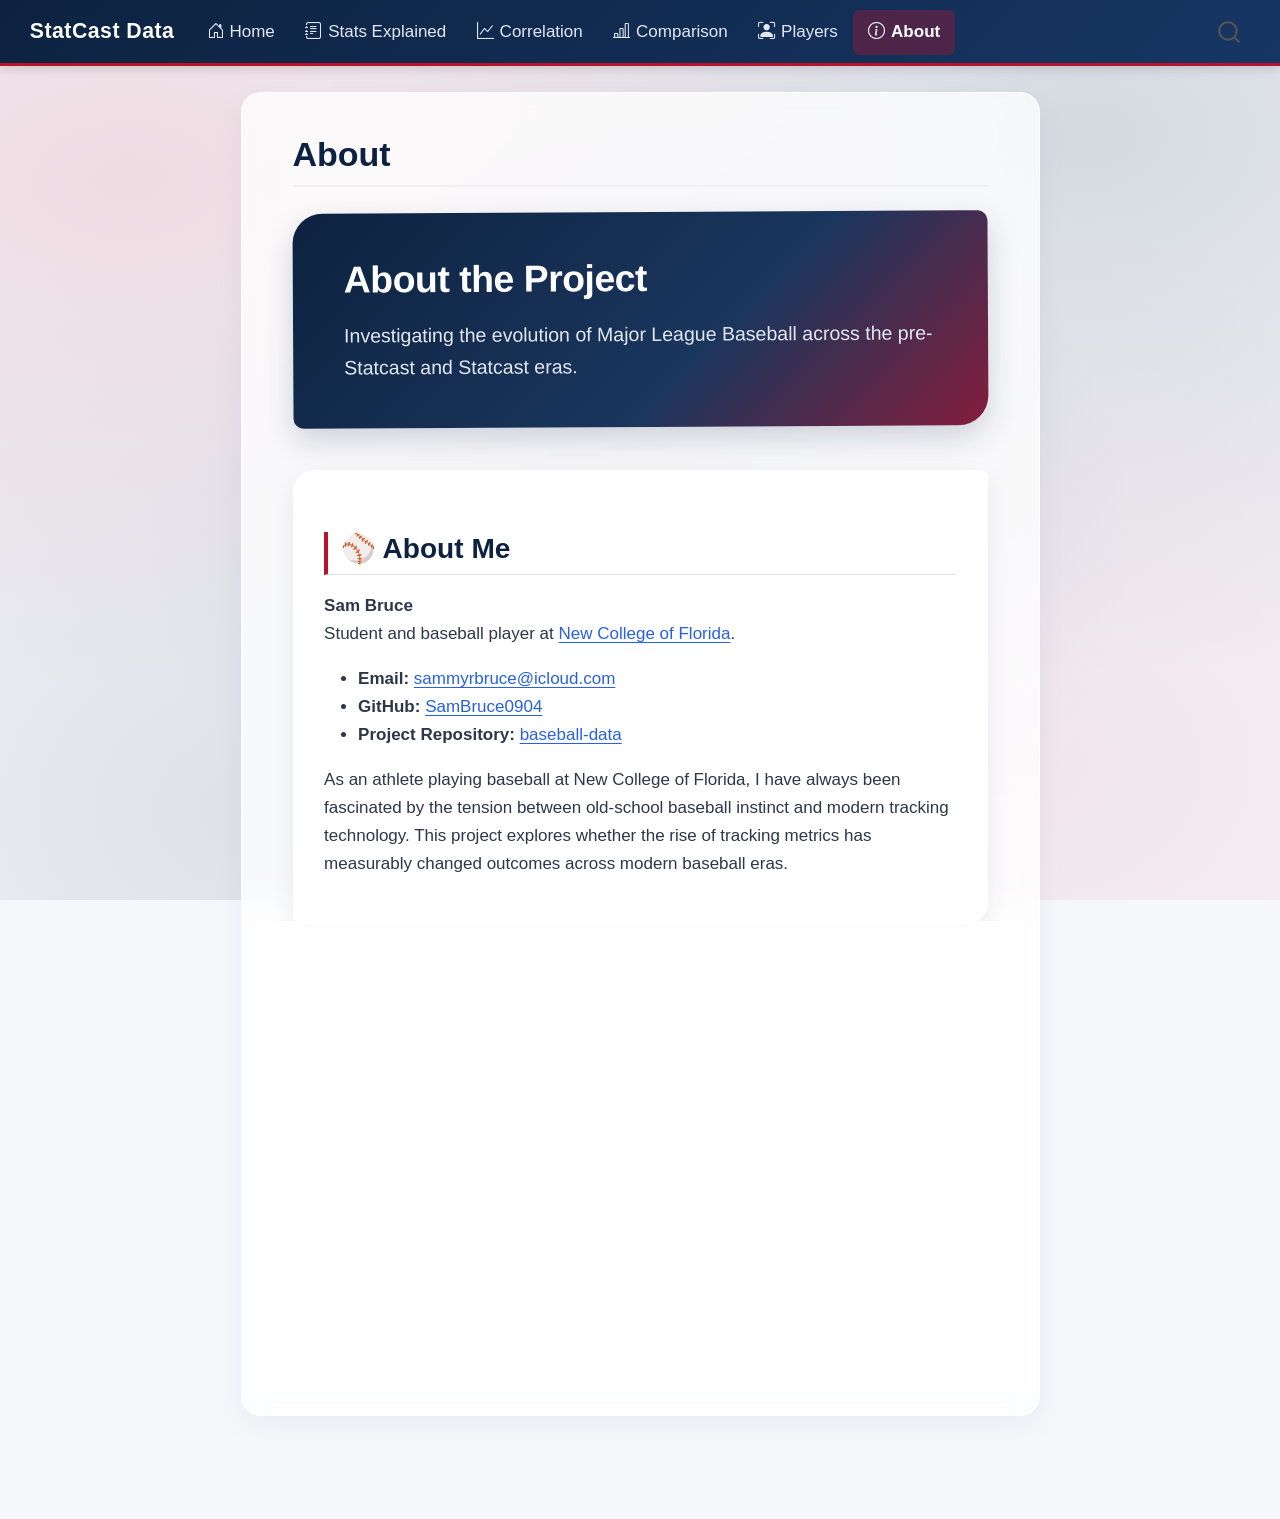
<file: about.html>
<!DOCTYPE html>
<html xmlns="http://www.w3.org/1999/xhtml" lang="en" xml:lang="en"><head>

<meta charset="utf-8">
<meta name="generator" content="quarto-1.10.18">

<meta name="viewport" content="width=device-width, initial-scale=1.0, user-scalable=yes">


<title>About – StatCast Data</title>
<style>
/* Default styles provided by pandoc.
** See https://pandoc.org/MANUAL.html#variables-for-html for config info.
*/
span.smallcaps{font-variant: small-caps;}
div.columns{display: flex; gap: 1.5em;}
div.column{flex: auto;}
@media screen {
div.columns{gap: min(4vw, 1.5em);}
div.column{overflow-x: auto;}
}
div.hanging-indent{margin-left: 1.5em; text-indent: -1.5em;}
ul.task-list{list-style: none;}
ul.task-list li input[type="checkbox"] {
  width: 0.8em;
  margin: 0 0.8em 0.2em -1em; /* quarto-specific, see https://github.com/quarto-dev/quarto-cli/issues/4556 */ 
  vertical-align: middle;
}
</style>


<script src="site_libs/quarto-nav/quarto-nav.js"></script>
<script src="site_libs/quarto-nav/headroom.min.js"></script>
<script src="site_libs/clipboard/clipboard.min.js"></script>
<script src="site_libs/quarto-search/autocomplete.umd.js"></script>
<script src="site_libs/quarto-search/fuse.min.js"></script>
<script src="site_libs/quarto-search/quarto-search.js"></script>
<meta name="quarto:offset" content="./">
<script src="site_libs/quarto-html/quarto.js" type="module"></script>
<script src="site_libs/quarto-html/tabsets/tabsets.js" type="module"></script>
<script src="site_libs/quarto-html/popper.min.js"></script>
<script src="site_libs/quarto-html/tippy.umd.min.js"></script>
<script src="site_libs/quarto-html/anchor.min.js"></script>
<link href="site_libs/quarto-html/tippy.css" rel="stylesheet">
<link href="site_libs/quarto-html/quarto-syntax-highlighting-64a204ab8560d761af7679ceaba22944.css" rel="stylesheet" id="quarto-text-highlighting-styles">
<script src="site_libs/bootstrap/bootstrap.min.js"></script>
<link href="site_libs/bootstrap/bootstrap-icons.css" rel="stylesheet">
<link href="site_libs/bootstrap/bootstrap-3eaf8885052e939fbbbe2bfb513fc417.min.css" rel="stylesheet" append-hash="true" id="quarto-bootstrap" data-mode="light">
<script id="quarto-search-options" type="application/json">{
  "location": "navbar",
  "copy-button": false,
  "collapse-after": 3,
  "panel-placement": "end",
  "type": "overlay",
  "limit": 50,
  "keyboard-shortcut": [
    "f",
    "/",
    "s"
  ],
  "show-item-context": false,
  "language": {
    "search-no-results-text": "No results",
    "search-matching-documents-text": "matching documents",
    "search-copy-link-title": "Copy link to search",
    "search-hide-matches-text": "Hide additional matches",
    "search-more-match-text": "more match in this document",
    "search-more-matches-text": "more matches in this document",
    "search-clear-button-title": "Clear",
    "search-text-placeholder": "",
    "search-detached-cancel-button-title": "Cancel",
    "search-submit-button-title": "Submit",
    "search-label": "Search"
  }
}</script>


<link rel="stylesheet" href="styles.css">
</head>

<body class="nav-fixed fullcontent quarto-light">

<div id="quarto-search-results"></div>
  <header id="quarto-header" class="headroom fixed-top">
    <nav class="navbar navbar-expand-lg " data-bs-theme="dark">
      <div class="navbar-container container-fluid">
      <div class="navbar-brand-container mx-auto">
    <a class="navbar-brand" href="./index.html">
    <span class="navbar-title">StatCast Data</span>
    </a>
  </div>
            <div id="quarto-search" class="" title="Search"></div>
          <button class="navbar-toggler" type="button" data-bs-toggle="collapse" data-bs-target="#navbarCollapse" aria-controls="navbarCollapse" role="menu" aria-expanded="false" aria-label="Toggle navigation" onclick="if (window.quartoToggleHeadroom) { window.quartoToggleHeadroom(); }">
  <span class="navbar-toggler-icon"></span>
</button>
          <div class="collapse navbar-collapse" id="navbarCollapse">
            <ul class="navbar-nav navbar-nav-scroll me-auto">
  <li class="nav-item">
    <a class="nav-link" href="./index.html"> <i class="bi bi-house-door" role="img">
</i> 
<span class="menu-text">Home</span></a>
  </li>  
  <li class="nav-item">
    <a class="nav-link" href="./stats-context.html"> <i class="bi bi-journal-text" role="img">
</i> 
<span class="menu-text">Stats Explained</span></a>
  </li>  
  <li class="nav-item">
    <a class="nav-link" href="./story.html"> <i class="bi bi-graph-up" role="img">
</i> 
<span class="menu-text">Correlation</span></a>
  </li>  
  <li class="nav-item">
    <a class="nav-link" href="./more-data.html"> <i class="bi bi-bar-chart-line" role="img">
</i> 
<span class="menu-text">Comparison</span></a>
  </li>  
  <li class="nav-item">
    <a class="nav-link" href="./players.html"> <i class="bi bi-person-bounding-box" role="img">
</i> 
<span class="menu-text">Players</span></a>
  </li>  
  <li class="nav-item">
    <a class="nav-link active" href="./about.html" aria-current="page"> <i class="bi bi-info-circle" role="img">
</i> 
<span class="menu-text">About</span></a>
  </li>  
</ul>
          </div> <!-- /navcollapse -->
            <div class="quarto-navbar-tools">
</div>
      </div> <!-- /container-fluid -->
    </nav>
</header>
<!-- content -->
<div id="quarto-content" class="quarto-container page-columns page-rows-contents page-layout-article page-navbar">
<!-- sidebar -->
<!-- margin-sidebar -->
    
<!-- main -->
<main class="content" id="quarto-document-content">

<header id="title-block-header" class="quarto-title-block default">
<div class="quarto-title">
<h1 class="title">About</h1>
</div>



<div class="quarto-title-meta">

    
  
    
  </div>
  


</header>


<section id="about-the-project" class="level1 hero-banner">
<h1>About the Project</h1>
<p>Investigating the evolution of Major League Baseball across the pre-Statcast and Statcast eras.</p>
</section>
<section id="about-me" class="level2 elevated-card">
<h2 class="anchored" data-anchor-id="about-me">⚾ About Me</h2>
<p><strong>Sam Bruce</strong><br>
Student and baseball player at <a href="https://www.ncf.edu/">New College of Florida</a>.</p>
<ul>
<li><strong>Email:</strong> <a href="mailto:sammyrbruce@icloud.com">sammyrbruce@icloud.com</a></li>
<li><strong>GitHub:</strong> <a href="https://github.com/SamBruce0904">SamBruce0904</a></li>
<li><strong>Project Repository:</strong> <a href="https://github.com/SamBruce0904/baseball-data">baseball-data</a></li>
</ul>
<p>As an athlete playing baseball at New College of Florida, I have always been fascinated by the tension between old-school baseball instinct and modern tracking technology. This project explores whether the rise of tracking metrics has measurably changed outcomes across modern baseball eras.</p>
</section>
<section id="data-sources" class="level2 elevated-card">
<h2 class="anchored" data-anchor-id="data-sources">📊 Data Sources</h2>
<p>The data for this project comes from two primary sources:</p>
<ol type="1">
<li><strong>Historical Statistics:</strong> Player and pitching statistics from the <a href="https://www.seanlahman.com/baseball-archive/statistics/">Lahman Baseball Database</a> (accessed via the <a href="https://cran.r-project.org/package=Lahman">Lahman R package</a>).</li>
<li><strong>Modern Tracking Metrics:</strong> Batted-ball tracking metrics (such as exit velocity and hard-hit rates) from MLB’s <a href="https://baseballsavant.mlb.com/">Baseball Savant / Statcast</a>.</li>
</ol>
<p>Together, these datasets allow us to compare pre-Statcast (2005–2014) and Statcast-era (2015–2025) trends across Major League Baseball.</p>
</section>



</main> <!-- /main -->
<script id="quarto-html-after-body" type="application/javascript">
  window.document.addEventListener("DOMContentLoaded", function (event) {
    const icon = "";
    const anchorJS = new window.AnchorJS();
    anchorJS.options = {
      placement: 'right',
      icon: icon
    };
    anchorJS.add('.anchored');
    const isCodeAnnotation = (el) => {
      for (const clz of el.classList) {
        if (clz.startsWith('code-annotation-')) {                     
          return true;
        }
      }
      return false;
    }
    const onCopySuccess = function(e) {
      // button target
      const button = e.trigger;
      // don't keep focus
      button.blur();
      // flash "checked"
      button.classList.add('code-copy-button-checked');
      var currentTitle = button.getAttribute("title");
      button.setAttribute("title", "Copied!");
      let tooltip;
      if (window.bootstrap) {
        button.setAttribute("data-bs-toggle", "tooltip");
        button.setAttribute("data-bs-placement", "left");
        button.setAttribute("data-bs-title", "Copied!");
        tooltip = new bootstrap.Tooltip(button, 
          { trigger: "manual", 
            customClass: "code-copy-button-tooltip",
            offset: [0, -8]});
        tooltip.show();    
      }
      setTimeout(function() {
        if (tooltip) {
          tooltip.hide();
          button.removeAttribute("data-bs-title");
          button.removeAttribute("data-bs-toggle");
          button.removeAttribute("data-bs-placement");
        }
        button.setAttribute("title", currentTitle);
        button.classList.remove('code-copy-button-checked');
      }, 1000);
      // clear code selection
      e.clearSelection();
    }
    const getTextToCopy = function(trigger) {
      const outerScaffold = trigger.parentElement.cloneNode(true);
      const codeEl = outerScaffold.querySelector('code');
      for (const childEl of codeEl.children) {
        if (isCodeAnnotation(childEl)) {
          childEl.remove();
        }
      }
      return codeEl.innerText;
    }
    const clipboard = new window.ClipboardJS('.code-copy-button:not([data-in-quarto-modal])', {
      text: getTextToCopy
    });
    clipboard.on('success', onCopySuccess);
    if (window.document.getElementById('quarto-embedded-source-code-modal')) {
      const clipboardModal = new window.ClipboardJS('.code-copy-button[data-in-quarto-modal]', {
        text: getTextToCopy,
        container: window.document.getElementById('quarto-embedded-source-code-modal')
      });
      clipboardModal.on('success', onCopySuccess);
    }
      var localhostRegex = new RegExp(/^(?:http|https):\/\/localhost\:?[0-9]*\//);
      var mailtoRegex = new RegExp(/^mailto:/);
        var filterRegex = new RegExp("https:\/\/SamBruce0904\.github\.io\/baseball-data\/");
      var isInternal = (href) => {
          return filterRegex.test(href) || localhostRegex.test(href) || mailtoRegex.test(href);
      }
      // Inspect non-navigation links and adorn them if external
     var links = window.document.querySelectorAll('a[href]:not(.nav-link):not(.navbar-brand):not(.toc-action):not(.sidebar-link):not(.sidebar-item-toggle):not(.pagination-link):not(.no-external):not([aria-hidden]):not(.dropdown-item):not(.quarto-navigation-tool):not(.about-link)');
      for (var i=0; i<links.length; i++) {
        const link = links[i];
        if (!isInternal(link.href)) {
          // undo the damage that might have been done by quarto-nav.js in the case of
          // links that we want to consider external
          if (link.dataset.originalHref !== undefined) {
            link.href = link.dataset.originalHref;
          }
        }
      }
    function tippyHover(el, contentFn, onTriggerFn, onUntriggerFn) {
      const config = {
        allowHTML: true,
        maxWidth: 500,
        delay: 100,
        arrow: false,
        appendTo: function(el) {
            return el.parentElement;
        },
        interactive: true,
        interactiveBorder: 10,
        theme: 'quarto',
        placement: 'bottom-start',
      };
      if (contentFn) {
        config.content = contentFn;
      }
      if (onTriggerFn) {
        config.onTrigger = onTriggerFn;
      }
      if (onUntriggerFn) {
        config.onUntrigger = onUntriggerFn;
      }
      window.tippy(el, config); 
    }
    const noterefs = window.document.querySelectorAll('a[role="doc-noteref"]');
    for (var i=0; i<noterefs.length; i++) {
      const ref = noterefs[i];
      tippyHover(ref, function() {
        // use id or data attribute instead here
        let href = ref.getAttribute('data-footnote-href') || ref.getAttribute('href');
        try { href = new URL(href).hash; } catch {}
        const id = href.replace(/^#\/?/, "");
        const note = window.document.getElementById(id);
        if (note) {
          return note.innerHTML;
        } else {
          return "";
        }
      });
    }
    const xrefs = window.document.querySelectorAll('a.quarto-xref');
    const processXRef = (id, note) => {
      // Strip column container classes
      const stripColumnClz = (el) => {
        el.classList.remove("page-full", "page-columns");
        if (el.children) {
          for (const child of el.children) {
            stripColumnClz(child);
          }
        }
      }
      stripColumnClz(note)
      if (id === null || id.startsWith('sec-')) {
        // Special case sections, only their first couple elements
        const container = document.createElement("div");
        if (note.children && note.children.length > 2) {
          container.appendChild(note.children[0].cloneNode(true));
          for (let i = 1; i < note.children.length; i++) {
            const child = note.children[i];
            if (child.tagName === "P" && child.innerText === "") {
              continue;
            } else {
              container.appendChild(child.cloneNode(true));
              break;
            }
          }
          if (window.Quarto?.typesetMath) {
            window.Quarto.typesetMath(container);
          }
          return container.innerHTML
        } else {
          if (window.Quarto?.typesetMath) {
            window.Quarto.typesetMath(note);
          }
          return note.innerHTML;
        }
      } else {
        // Remove any anchor links if they are present
        const anchorLink = note.querySelector('a.anchorjs-link');
        if (anchorLink) {
          anchorLink.remove();
        }
        if (window.Quarto?.typesetMath) {
          window.Quarto.typesetMath(note);
        }
        if (note.classList.contains("callout")) {
          return note.outerHTML;
        } else {
          return note.innerHTML;
        }
      }
    }
    for (var i=0; i<xrefs.length; i++) {
      const xref = xrefs[i];
      tippyHover(xref, undefined, function(instance) {
        instance.disable();
        let url = xref.getAttribute('href');
        let hash = undefined; 
        if (url.startsWith('#')) {
          hash = url;
        } else {
          try { hash = new URL(url).hash; } catch {}
        }
        if (hash) {
          const id = hash.replace(/^#\/?/, "");
          const note = window.document.getElementById(id);
          if (note !== null) {
            try {
              const html = processXRef(id, note.cloneNode(true));
              instance.setContent(html);
            } finally {
              instance.enable();
              instance.show();
            }
          } else {
            // See if we can fetch this
            fetch(url.split('#')[0])
            .then(res => res.text())
            .then(html => {
              const parser = new DOMParser();
              const htmlDoc = parser.parseFromString(html, "text/html");
              const note = htmlDoc.getElementById(id);
              if (note !== null) {
                const html = processXRef(id, note);
                instance.setContent(html);
              } 
            }).finally(() => {
              instance.enable();
              instance.show();
            });
          }
        } else {
          // See if we can fetch a full url (with no hash to target)
          // This is a special case and we should probably do some content thinning / targeting
          fetch(url)
          .then(res => res.text())
          .then(html => {
            const parser = new DOMParser();
            const htmlDoc = parser.parseFromString(html, "text/html");
            const note = htmlDoc.querySelector('main.content');
            if (note !== null) {
              // This should only happen for chapter cross references
              // (since there is no id in the URL)
              // remove the first header
              if (note.children.length > 0 && note.children[0].tagName === "HEADER") {
                note.children[0].remove();
              }
              const html = processXRef(null, note);
              instance.setContent(html);
            } 
          }).finally(() => {
            instance.enable();
            instance.show();
          });
        }
      }, function(instance) {
      });
    }
        let selectedAnnoteEl;
        const selectorForAnnotation = ( cell, annotation) => {
          let cellAttr = 'data-code-cell="' + cell + '"';
          let lineAttr = 'data-code-annotation="' +  annotation + '"';
          const selector = 'span[' + cellAttr + '][' + lineAttr + ']';
          return selector;
        }
        const selectCodeLines = (annoteEl) => {
          const doc = window.document;
          const targetCell = annoteEl.getAttribute("data-target-cell");
          const targetAnnotation = annoteEl.getAttribute("data-target-annotation");
          const annoteSpan = window.document.querySelector(selectorForAnnotation(targetCell, targetAnnotation));
          const lines = annoteSpan.getAttribute("data-code-lines").split(",");
          const lineIds = lines.map((line) => {
            return targetCell + "-" + line;
          })
          let top = null;
          let height = null;
          let parent = null;
          if (lineIds.length > 0) {
              //compute the position of the single el (top and bottom and make a div)
              const el = window.document.getElementById(lineIds[0]);
              top = el.offsetTop;
              height = el.offsetHeight;
              parent = el.parentElement.parentElement;
            if (lineIds.length > 1) {
              const lastEl = window.document.getElementById(lineIds[lineIds.length - 1]);
              const bottom = lastEl.offsetTop + lastEl.offsetHeight;
              height = bottom - top;
            }
            if (top !== null && height !== null && parent !== null) {
              // cook up a div (if necessary) and position it 
              let div = window.document.getElementById("code-annotation-line-highlight");
              if (div === null) {
                div = window.document.createElement("div");
                div.setAttribute("id", "code-annotation-line-highlight");
                div.style.position = 'absolute';
                parent.appendChild(div);
              }
              div.style.top = top - 2 + "px";
              div.style.height = height + 4 + "px";
              div.style.left = 0;
              let gutterDiv = window.document.getElementById("code-annotation-line-highlight-gutter");
              if (gutterDiv === null) {
                gutterDiv = window.document.createElement("div");
                gutterDiv.setAttribute("id", "code-annotation-line-highlight-gutter");
                gutterDiv.style.position = 'absolute';
                const codeCell = window.document.getElementById(targetCell);
                const gutter = codeCell.querySelector('.code-annotation-gutter');
                gutter.appendChild(gutterDiv);
              }
              gutterDiv.style.top = top - 2 + "px";
              gutterDiv.style.height = height + 4 + "px";
            }
            selectedAnnoteEl = annoteEl;
          }
        };
        const unselectCodeLines = () => {
          const elementsIds = ["code-annotation-line-highlight", "code-annotation-line-highlight-gutter"];
          elementsIds.forEach((elId) => {
            const div = window.document.getElementById(elId);
            if (div) {
              div.remove();
            }
          });
          selectedAnnoteEl = undefined;
        };
          // Handle positioning of the toggle
      window.addEventListener(
        "resize",
        throttle(() => {
          elRect = undefined;
          if (selectedAnnoteEl) {
            selectCodeLines(selectedAnnoteEl);
          }
        }, 10)
      );
      function throttle(fn, ms) {
      let throttle = false;
      let timer;
        return (...args) => {
          if(!throttle) { // first call gets through
              fn.apply(this, args);
              throttle = true;
          } else { // all the others get throttled
              if(timer) clearTimeout(timer); // cancel #2
              timer = setTimeout(() => {
                fn.apply(this, args);
                timer = throttle = false;
              }, ms);
          }
        };
      }
        // Attach click handler to the DT
        const annoteDls = window.document.querySelectorAll('dt[data-target-cell]');
        for (const annoteDlNode of annoteDls) {
          annoteDlNode.addEventListener('click', (event) => {
            const clickedEl = event.target;
            if (clickedEl !== selectedAnnoteEl) {
              unselectCodeLines();
              const activeEl = window.document.querySelector('dt[data-target-cell].code-annotation-active');
              if (activeEl) {
                activeEl.classList.remove('code-annotation-active');
              }
              selectCodeLines(clickedEl);
              clickedEl.classList.add('code-annotation-active');
            } else {
              // Unselect the line
              unselectCodeLines();
              clickedEl.classList.remove('code-annotation-active');
            }
          });
        }
    const findCites = (el) => {
      const parentEl = el.parentElement;
      if (parentEl) {
        const cites = parentEl.dataset.cites;
        if (cites) {
          return {
            el,
            cites: cites.split(' ')
          };
        } else {
          return findCites(el.parentElement)
        }
      } else {
        return undefined;
      }
    };
    var bibliorefs = window.document.querySelectorAll('a[role="doc-biblioref"]');
    for (var i=0; i<bibliorefs.length; i++) {
      const ref = bibliorefs[i];
      const citeInfo = findCites(ref);
      if (citeInfo) {
        tippyHover(citeInfo.el, function() {
          var popup = window.document.createElement('div');
          citeInfo.cites.forEach(function(cite) {
            var citeDiv = window.document.createElement('div');
            citeDiv.classList.add('hanging-indent');
            citeDiv.classList.add('csl-entry');
            var biblioDiv = window.document.getElementById('ref-' + cite);
            if (biblioDiv) {
              citeDiv.innerHTML = biblioDiv.innerHTML;
            }
            popup.appendChild(citeDiv);
          });
          return popup.innerHTML;
        });
      }
    }
  });
  </script>
</div> <!-- /content -->




</body></html>
</file>
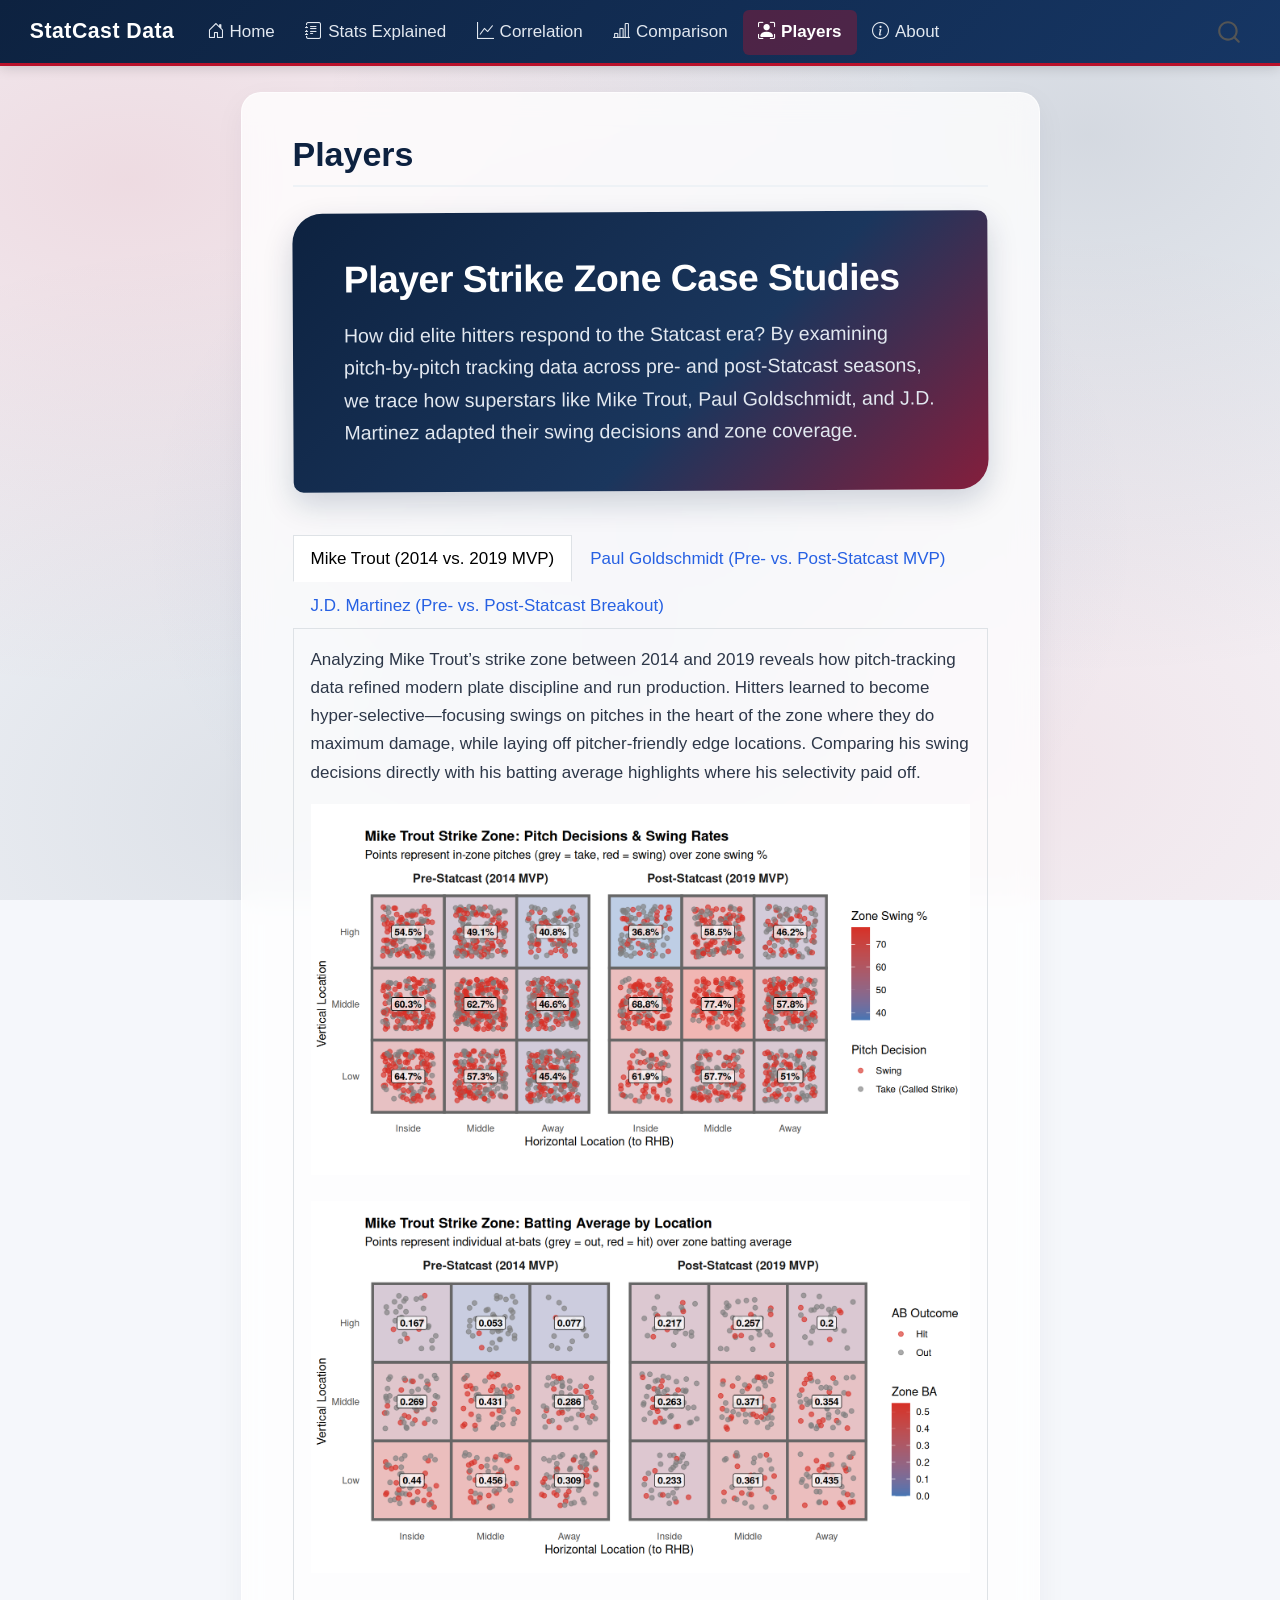
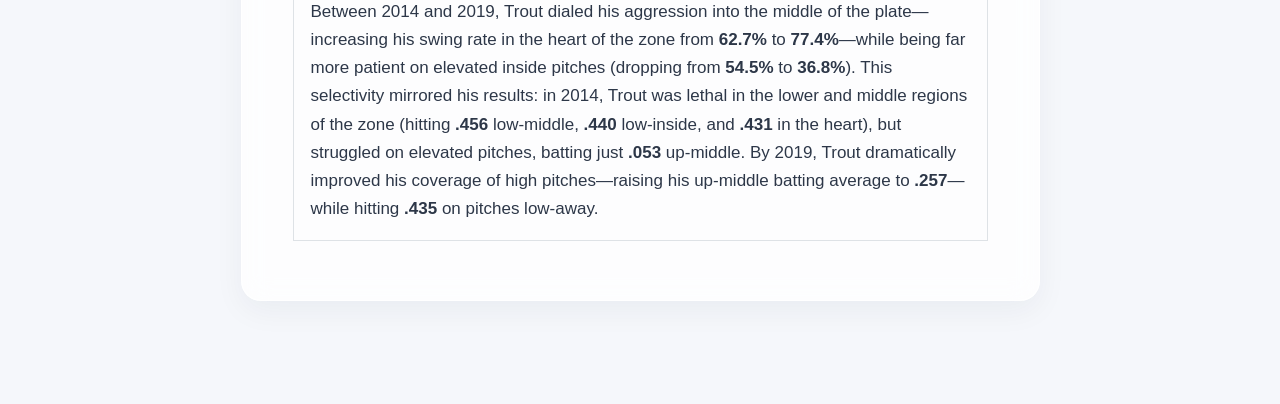
<file: players.html>
<!DOCTYPE html>
<html xmlns="http://www.w3.org/1999/xhtml" lang="en" xml:lang="en"><head>

<meta charset="utf-8">
<meta name="generator" content="quarto-1.10.18">

<meta name="viewport" content="width=device-width, initial-scale=1.0, user-scalable=yes">


<title>Players – StatCast Data</title>
<style>
/* Default styles provided by pandoc.
** See https://pandoc.org/MANUAL.html#variables-for-html for config info.
*/
span.smallcaps{font-variant: small-caps;}
div.columns{display: flex; gap: 1.5em;}
div.column{flex: auto;}
@media screen {
div.columns{gap: min(4vw, 1.5em);}
div.column{overflow-x: auto;}
}
div.hanging-indent{margin-left: 1.5em; text-indent: -1.5em;}
ul.task-list{list-style: none;}
ul.task-list li input[type="checkbox"] {
  width: 0.8em;
  margin: 0 0.8em 0.2em -1em; /* quarto-specific, see https://github.com/quarto-dev/quarto-cli/issues/4556 */ 
  vertical-align: middle;
}
</style>


<script src="site_libs/quarto-nav/quarto-nav.js"></script>
<script src="site_libs/quarto-nav/headroom.min.js"></script>
<script src="site_libs/clipboard/clipboard.min.js"></script>
<script src="site_libs/quarto-search/autocomplete.umd.js"></script>
<script src="site_libs/quarto-search/fuse.min.js"></script>
<script src="site_libs/quarto-search/quarto-search.js"></script>
<meta name="quarto:offset" content="./">
<script src="site_libs/quarto-html/quarto.js" type="module"></script>
<script src="site_libs/quarto-html/tabsets/tabsets.js" type="module"></script>
<script src="site_libs/quarto-html/popper.min.js"></script>
<script src="site_libs/quarto-html/tippy.umd.min.js"></script>
<script src="site_libs/quarto-html/anchor.min.js"></script>
<link href="site_libs/quarto-html/tippy.css" rel="stylesheet">
<link href="site_libs/quarto-html/quarto-syntax-highlighting-64a204ab8560d761af7679ceaba22944.css" rel="stylesheet" id="quarto-text-highlighting-styles">
<script src="site_libs/bootstrap/bootstrap.min.js"></script>
<link href="site_libs/bootstrap/bootstrap-icons.css" rel="stylesheet">
<link href="site_libs/bootstrap/bootstrap-3eaf8885052e939fbbbe2bfb513fc417.min.css" rel="stylesheet" append-hash="true" id="quarto-bootstrap" data-mode="light">
<script id="quarto-search-options" type="application/json">{
  "location": "navbar",
  "copy-button": false,
  "collapse-after": 3,
  "panel-placement": "end",
  "type": "overlay",
  "limit": 50,
  "keyboard-shortcut": [
    "f",
    "/",
    "s"
  ],
  "show-item-context": false,
  "language": {
    "search-no-results-text": "No results",
    "search-matching-documents-text": "matching documents",
    "search-copy-link-title": "Copy link to search",
    "search-hide-matches-text": "Hide additional matches",
    "search-more-match-text": "more match in this document",
    "search-more-matches-text": "more matches in this document",
    "search-clear-button-title": "Clear",
    "search-text-placeholder": "",
    "search-detached-cancel-button-title": "Cancel",
    "search-submit-button-title": "Submit",
    "search-label": "Search"
  }
}</script>


<link rel="stylesheet" href="styles.css">
</head>

<body class="nav-fixed fullcontent quarto-light">

<div id="quarto-search-results"></div>
  <header id="quarto-header" class="headroom fixed-top">
    <nav class="navbar navbar-expand-lg " data-bs-theme="dark">
      <div class="navbar-container container-fluid">
      <div class="navbar-brand-container mx-auto">
    <a class="navbar-brand" href="./index.html">
    <span class="navbar-title">StatCast Data</span>
    </a>
  </div>
            <div id="quarto-search" class="" title="Search"></div>
          <button class="navbar-toggler" type="button" data-bs-toggle="collapse" data-bs-target="#navbarCollapse" aria-controls="navbarCollapse" role="menu" aria-expanded="false" aria-label="Toggle navigation" onclick="if (window.quartoToggleHeadroom) { window.quartoToggleHeadroom(); }">
  <span class="navbar-toggler-icon"></span>
</button>
          <div class="collapse navbar-collapse" id="navbarCollapse">
            <ul class="navbar-nav navbar-nav-scroll me-auto">
  <li class="nav-item">
    <a class="nav-link" href="./index.html"> <i class="bi bi-house-door" role="img">
</i> 
<span class="menu-text">Home</span></a>
  </li>  
  <li class="nav-item">
    <a class="nav-link" href="./stats-context.html"> <i class="bi bi-journal-text" role="img">
</i> 
<span class="menu-text">Stats Explained</span></a>
  </li>  
  <li class="nav-item">
    <a class="nav-link" href="./story.html"> <i class="bi bi-graph-up" role="img">
</i> 
<span class="menu-text">Correlation</span></a>
  </li>  
  <li class="nav-item">
    <a class="nav-link" href="./more-data.html"> <i class="bi bi-bar-chart-line" role="img">
</i> 
<span class="menu-text">Comparison</span></a>
  </li>  
  <li class="nav-item">
    <a class="nav-link active" href="./players.html" aria-current="page"> <i class="bi bi-person-bounding-box" role="img">
</i> 
<span class="menu-text">Players</span></a>
  </li>  
  <li class="nav-item">
    <a class="nav-link" href="./about.html"> <i class="bi bi-info-circle" role="img">
</i> 
<span class="menu-text">About</span></a>
  </li>  
</ul>
          </div> <!-- /navcollapse -->
            <div class="quarto-navbar-tools">
</div>
      </div> <!-- /container-fluid -->
    </nav>
</header>
<!-- content -->
<div id="quarto-content" class="quarto-container page-columns page-rows-contents page-layout-article page-navbar">
<!-- sidebar -->
<!-- margin-sidebar -->
    
<!-- main -->
<main class="content" id="quarto-document-content">

<header id="title-block-header" class="quarto-title-block default">
<div class="quarto-title">
<h1 class="title">Players</h1>
</div>



<div class="quarto-title-meta">

    
  
    
  </div>
  


</header>


<section id="player-strike-zone-case-studies" class="level1 hero-banner">
<h1>Player Strike Zone Case Studies</h1>
<p>How did elite hitters respond to the Statcast era? By examining pitch-by-pitch tracking data across pre- and post-Statcast seasons, we trace how superstars like Mike Trout, Paul Goldschmidt, and J.D. Martinez adapted their swing decisions and zone coverage.</p>
</section>
<div class="tabset-margin-container"></div><div class="panel-tabset">
<ul class="nav nav-tabs" role="tablist"><li class="nav-item" role="presentation"><a class="nav-link active" id="tabset-1-1-tab" data-bs-toggle="tab" data-bs-target="#tabset-1-1" role="tab" aria-controls="tabset-1-1" aria-selected="true" href="">Mike Trout (2014 vs.&nbsp;2019 MVP)</a></li><li class="nav-item" role="presentation"><a class="nav-link" id="tabset-1-2-tab" data-bs-toggle="tab" data-bs-target="#tabset-1-2" role="tab" aria-controls="tabset-1-2" aria-selected="false" href="">Paul Goldschmidt (Pre- vs.&nbsp;Post-Statcast MVP)</a></li><li class="nav-item" role="presentation"><a class="nav-link" id="tabset-1-3-tab" data-bs-toggle="tab" data-bs-target="#tabset-1-3" role="tab" aria-controls="tabset-1-3" aria-selected="false" href="">J.D. Martinez (Pre- vs.&nbsp;Post-Statcast Breakout)</a></li></ul>
<div class="tab-content">
<div id="tabset-1-1" class="tab-pane active" role="tabpanel" aria-labelledby="tabset-1-1-tab">
<p>Analyzing Mike Trout’s strike zone between 2014 and 2019 reveals how pitch-tracking data refined modern plate discipline and run production. Hitters learned to become hyper-selective—focusing swings on pitches in the heart of the zone where they do maximum damage, while laying off pitcher-friendly edge locations. Comparing his swing decisions directly with his batting average highlights where his selectivity paid off.</p>
<div class="cell">
<div class="cell-output-display">
<div>
<figure class="figure">
<p><img src="players_files/figure-html/plot-trout-strikezone-1.png" class="img-fluid figure-img" width="816"></p>
</figure>
</div>
</div>
</div>
<div class="cell">
<div class="cell-output-display">
<div>
<figure class="figure">
<p><img src="players_files/figure-html/plot-trout-ba-1.png" class="img-fluid figure-img" width="816"></p>
</figure>
</div>
</div>
</div>
<p>Between 2014 and 2019, Trout dialed his aggression into the middle of the plate—increasing his swing rate in the heart of the zone from <strong>62.7%</strong> to <strong>77.4%</strong>—while being far more patient on elevated inside pitches (dropping from <strong>54.5%</strong> to <strong>36.8%</strong>). This selectivity mirrored his results: in 2014, Trout was lethal in the lower and middle regions of the zone (hitting <strong>.456</strong> low-middle, <strong>.440</strong> low-inside, and <strong>.431</strong> in the heart), but struggled on elevated pitches, batting just <strong>.053</strong> up-middle. By 2019, Trout dramatically improved his coverage of high pitches—raising his up-middle batting average to <strong>.257</strong>—while hitting <strong>.435</strong> on pitches low-away.</p>
</div>
<div id="tabset-1-2" class="tab-pane" role="tabpanel" aria-labelledby="tabset-1-2-tab">
<p>Paul Goldschmidt provides a compelling look at how an elite slugger adapted his swing decisions across nearly a decade of pitch tracking. In his 2013 breakout season with the Arizona Diamondbacks (where he was the NL MVP runner-up), Goldschmidt was particularly eager to attack pitches elevated in the zone, recording a <strong>76.7% swing rate</strong> in the upper-middle quadrant and <strong>71.1%</strong> mid-in. By his 2022 NL MVP campaign with the St.&nbsp;Louis Cardinals, Goldschmidt adopted a more balanced approach—maintaining a <strong>66.8% swing rate</strong> in the heart of the zone while becoming more selective on low and away pitches (<strong>49.5%</strong> swing rate).</p>
<div class="cell">
<div class="cell-output-display">
<div>
<figure class="figure">
<p><img src="players_files/figure-html/plot-goldschmidt-strikezone-1.png" class="img-fluid figure-img" width="816"></p>
</figure>
</div>
</div>
</div>
<div class="cell">
<div class="cell-output-display">
<div>
<figure class="figure">
<p><img src="players_files/figure-html/plot-goldschmidt-ba-1.png" class="img-fluid figure-img" width="816"></p>
</figure>
</div>
</div>
</div>
<p>Comparing his 2013 and 2022 seasons reveals how Goldschmidt developed a patient, disciplined approach across the strike zone—remaining aggressive in the heart (<strong>66.8%</strong>) while cutting swings on outer-edge chase zones. Examining his batting average highlights his shift from a high-ball hitter in Arizona to an all-fields, lower-zone punisher in St.&nbsp;Louis. In 2013, Goldschmidt crushed pitches in the upper third of the strike zone, hitting <strong>.432</strong> up-and-away and <strong>.405</strong> up-middle. In 2022, pitchers combated his high-ball power, forcing Goldschmidt to adjust down—where he batted <strong>.397</strong> in the heart, <strong>.391</strong> low-middle, and <strong>.350</strong> low-and-away.</p>
</div>
<div id="tabset-1-3" class="tab-pane" role="tabpanel" aria-labelledby="tabset-1-3-tab">
<p>After overhauling his swing mechanics prior to the 2014 season, J.D. Martinez emerged as one of baseball’s premier sluggers. By his 2018 championship season with the Boston Red Sox, Statcast data and launch angle optimization helped him refine his plate aggression even further.</p>
<div class="cell">
<div class="cell-output-display">
<div>
<figure class="figure">
<p><img src="players_files/figure-html/plot-martinez-strikezone-1.png" class="img-fluid figure-img" width="816"></p>
</figure>
</div>
</div>
</div>
<div class="cell">
<div class="cell-output-display">
<div>
<figure class="figure">
<p><img src="players_files/figure-html/plot-martinez-ba-1.png" class="img-fluid figure-img" width="816"></p>
</figure>
</div>
</div>
</div>
<p>Comparing Martinez’s 2014 breakout in Detroit with his 2018 championship season in Boston highlights how his refined plate discipline fueled elite production. Martinez became markedly more aggressive on pitches elevated in the zone—increasing his swing rate up-and-in from <strong>73.9%</strong> to <strong>82.6%</strong>—while demonstrating greater patience low-and-in (dropping from <strong>78.6%</strong> to <strong>68.3%</strong>). Most dramatically, Statcast-driven launch angle optimization helped him expand his damage zone to the outer half: his batting average on pitches up-and-away surged from <strong>.000</strong> in 2014 to <strong>.526</strong> in 2018, alongside a <strong>.517</strong> mark middle-inside.</p>
</div>
</div>
</div>



</main> <!-- /main -->
<script id="quarto-html-after-body" type="application/javascript">
  window.document.addEventListener("DOMContentLoaded", function (event) {
    const icon = "";
    const anchorJS = new window.AnchorJS();
    anchorJS.options = {
      placement: 'right',
      icon: icon
    };
    anchorJS.add('.anchored');
    const isCodeAnnotation = (el) => {
      for (const clz of el.classList) {
        if (clz.startsWith('code-annotation-')) {                     
          return true;
        }
      }
      return false;
    }
    const onCopySuccess = function(e) {
      // button target
      const button = e.trigger;
      // don't keep focus
      button.blur();
      // flash "checked"
      button.classList.add('code-copy-button-checked');
      var currentTitle = button.getAttribute("title");
      button.setAttribute("title", "Copied!");
      let tooltip;
      if (window.bootstrap) {
        button.setAttribute("data-bs-toggle", "tooltip");
        button.setAttribute("data-bs-placement", "left");
        button.setAttribute("data-bs-title", "Copied!");
        tooltip = new bootstrap.Tooltip(button, 
          { trigger: "manual", 
            customClass: "code-copy-button-tooltip",
            offset: [0, -8]});
        tooltip.show();    
      }
      setTimeout(function() {
        if (tooltip) {
          tooltip.hide();
          button.removeAttribute("data-bs-title");
          button.removeAttribute("data-bs-toggle");
          button.removeAttribute("data-bs-placement");
        }
        button.setAttribute("title", currentTitle);
        button.classList.remove('code-copy-button-checked');
      }, 1000);
      // clear code selection
      e.clearSelection();
    }
    const getTextToCopy = function(trigger) {
      const outerScaffold = trigger.parentElement.cloneNode(true);
      const codeEl = outerScaffold.querySelector('code');
      for (const childEl of codeEl.children) {
        if (isCodeAnnotation(childEl)) {
          childEl.remove();
        }
      }
      return codeEl.innerText;
    }
    const clipboard = new window.ClipboardJS('.code-copy-button:not([data-in-quarto-modal])', {
      text: getTextToCopy
    });
    clipboard.on('success', onCopySuccess);
    if (window.document.getElementById('quarto-embedded-source-code-modal')) {
      const clipboardModal = new window.ClipboardJS('.code-copy-button[data-in-quarto-modal]', {
        text: getTextToCopy,
        container: window.document.getElementById('quarto-embedded-source-code-modal')
      });
      clipboardModal.on('success', onCopySuccess);
    }
      var localhostRegex = new RegExp(/^(?:http|https):\/\/localhost\:?[0-9]*\//);
      var mailtoRegex = new RegExp(/^mailto:/);
        var filterRegex = new RegExp("https:\/\/SamBruce0904\.github\.io\/baseball-data\/");
      var isInternal = (href) => {
          return filterRegex.test(href) || localhostRegex.test(href) || mailtoRegex.test(href);
      }
      // Inspect non-navigation links and adorn them if external
     var links = window.document.querySelectorAll('a[href]:not(.nav-link):not(.navbar-brand):not(.toc-action):not(.sidebar-link):not(.sidebar-item-toggle):not(.pagination-link):not(.no-external):not([aria-hidden]):not(.dropdown-item):not(.quarto-navigation-tool):not(.about-link)');
      for (var i=0; i<links.length; i++) {
        const link = links[i];
        if (!isInternal(link.href)) {
          // undo the damage that might have been done by quarto-nav.js in the case of
          // links that we want to consider external
          if (link.dataset.originalHref !== undefined) {
            link.href = link.dataset.originalHref;
          }
        }
      }
    function tippyHover(el, contentFn, onTriggerFn, onUntriggerFn) {
      const config = {
        allowHTML: true,
        maxWidth: 500,
        delay: 100,
        arrow: false,
        appendTo: function(el) {
            return el.parentElement;
        },
        interactive: true,
        interactiveBorder: 10,
        theme: 'quarto',
        placement: 'bottom-start',
      };
      if (contentFn) {
        config.content = contentFn;
      }
      if (onTriggerFn) {
        config.onTrigger = onTriggerFn;
      }
      if (onUntriggerFn) {
        config.onUntrigger = onUntriggerFn;
      }
      window.tippy(el, config); 
    }
    const noterefs = window.document.querySelectorAll('a[role="doc-noteref"]');
    for (var i=0; i<noterefs.length; i++) {
      const ref = noterefs[i];
      tippyHover(ref, function() {
        // use id or data attribute instead here
        let href = ref.getAttribute('data-footnote-href') || ref.getAttribute('href');
        try { href = new URL(href).hash; } catch {}
        const id = href.replace(/^#\/?/, "");
        const note = window.document.getElementById(id);
        if (note) {
          return note.innerHTML;
        } else {
          return "";
        }
      });
    }
    const xrefs = window.document.querySelectorAll('a.quarto-xref');
    const processXRef = (id, note) => {
      // Strip column container classes
      const stripColumnClz = (el) => {
        el.classList.remove("page-full", "page-columns");
        if (el.children) {
          for (const child of el.children) {
            stripColumnClz(child);
          }
        }
      }
      stripColumnClz(note)
      if (id === null || id.startsWith('sec-')) {
        // Special case sections, only their first couple elements
        const container = document.createElement("div");
        if (note.children && note.children.length > 2) {
          container.appendChild(note.children[0].cloneNode(true));
          for (let i = 1; i < note.children.length; i++) {
            const child = note.children[i];
            if (child.tagName === "P" && child.innerText === "") {
              continue;
            } else {
              container.appendChild(child.cloneNode(true));
              break;
            }
          }
          if (window.Quarto?.typesetMath) {
            window.Quarto.typesetMath(container);
          }
          return container.innerHTML
        } else {
          if (window.Quarto?.typesetMath) {
            window.Quarto.typesetMath(note);
          }
          return note.innerHTML;
        }
      } else {
        // Remove any anchor links if they are present
        const anchorLink = note.querySelector('a.anchorjs-link');
        if (anchorLink) {
          anchorLink.remove();
        }
        if (window.Quarto?.typesetMath) {
          window.Quarto.typesetMath(note);
        }
        if (note.classList.contains("callout")) {
          return note.outerHTML;
        } else {
          return note.innerHTML;
        }
      }
    }
    for (var i=0; i<xrefs.length; i++) {
      const xref = xrefs[i];
      tippyHover(xref, undefined, function(instance) {
        instance.disable();
        let url = xref.getAttribute('href');
        let hash = undefined; 
        if (url.startsWith('#')) {
          hash = url;
        } else {
          try { hash = new URL(url).hash; } catch {}
        }
        if (hash) {
          const id = hash.replace(/^#\/?/, "");
          const note = window.document.getElementById(id);
          if (note !== null) {
            try {
              const html = processXRef(id, note.cloneNode(true));
              instance.setContent(html);
            } finally {
              instance.enable();
              instance.show();
            }
          } else {
            // See if we can fetch this
            fetch(url.split('#')[0])
            .then(res => res.text())
            .then(html => {
              const parser = new DOMParser();
              const htmlDoc = parser.parseFromString(html, "text/html");
              const note = htmlDoc.getElementById(id);
              if (note !== null) {
                const html = processXRef(id, note);
                instance.setContent(html);
              } 
            }).finally(() => {
              instance.enable();
              instance.show();
            });
          }
        } else {
          // See if we can fetch a full url (with no hash to target)
          // This is a special case and we should probably do some content thinning / targeting
          fetch(url)
          .then(res => res.text())
          .then(html => {
            const parser = new DOMParser();
            const htmlDoc = parser.parseFromString(html, "text/html");
            const note = htmlDoc.querySelector('main.content');
            if (note !== null) {
              // This should only happen for chapter cross references
              // (since there is no id in the URL)
              // remove the first header
              if (note.children.length > 0 && note.children[0].tagName === "HEADER") {
                note.children[0].remove();
              }
              const html = processXRef(null, note);
              instance.setContent(html);
            } 
          }).finally(() => {
            instance.enable();
            instance.show();
          });
        }
      }, function(instance) {
      });
    }
        let selectedAnnoteEl;
        const selectorForAnnotation = ( cell, annotation) => {
          let cellAttr = 'data-code-cell="' + cell + '"';
          let lineAttr = 'data-code-annotation="' +  annotation + '"';
          const selector = 'span[' + cellAttr + '][' + lineAttr + ']';
          return selector;
        }
        const selectCodeLines = (annoteEl) => {
          const doc = window.document;
          const targetCell = annoteEl.getAttribute("data-target-cell");
          const targetAnnotation = annoteEl.getAttribute("data-target-annotation");
          const annoteSpan = window.document.querySelector(selectorForAnnotation(targetCell, targetAnnotation));
          const lines = annoteSpan.getAttribute("data-code-lines").split(",");
          const lineIds = lines.map((line) => {
            return targetCell + "-" + line;
          })
          let top = null;
          let height = null;
          let parent = null;
          if (lineIds.length > 0) {
              //compute the position of the single el (top and bottom and make a div)
              const el = window.document.getElementById(lineIds[0]);
              top = el.offsetTop;
              height = el.offsetHeight;
              parent = el.parentElement.parentElement;
            if (lineIds.length > 1) {
              const lastEl = window.document.getElementById(lineIds[lineIds.length - 1]);
              const bottom = lastEl.offsetTop + lastEl.offsetHeight;
              height = bottom - top;
            }
            if (top !== null && height !== null && parent !== null) {
              // cook up a div (if necessary) and position it 
              let div = window.document.getElementById("code-annotation-line-highlight");
              if (div === null) {
                div = window.document.createElement("div");
                div.setAttribute("id", "code-annotation-line-highlight");
                div.style.position = 'absolute';
                parent.appendChild(div);
              }
              div.style.top = top - 2 + "px";
              div.style.height = height + 4 + "px";
              div.style.left = 0;
              let gutterDiv = window.document.getElementById("code-annotation-line-highlight-gutter");
              if (gutterDiv === null) {
                gutterDiv = window.document.createElement("div");
                gutterDiv.setAttribute("id", "code-annotation-line-highlight-gutter");
                gutterDiv.style.position = 'absolute';
                const codeCell = window.document.getElementById(targetCell);
                const gutter = codeCell.querySelector('.code-annotation-gutter');
                gutter.appendChild(gutterDiv);
              }
              gutterDiv.style.top = top - 2 + "px";
              gutterDiv.style.height = height + 4 + "px";
            }
            selectedAnnoteEl = annoteEl;
          }
        };
        const unselectCodeLines = () => {
          const elementsIds = ["code-annotation-line-highlight", "code-annotation-line-highlight-gutter"];
          elementsIds.forEach((elId) => {
            const div = window.document.getElementById(elId);
            if (div) {
              div.remove();
            }
          });
          selectedAnnoteEl = undefined;
        };
          // Handle positioning of the toggle
      window.addEventListener(
        "resize",
        throttle(() => {
          elRect = undefined;
          if (selectedAnnoteEl) {
            selectCodeLines(selectedAnnoteEl);
          }
        }, 10)
      );
      function throttle(fn, ms) {
      let throttle = false;
      let timer;
        return (...args) => {
          if(!throttle) { // first call gets through
              fn.apply(this, args);
              throttle = true;
          } else { // all the others get throttled
              if(timer) clearTimeout(timer); // cancel #2
              timer = setTimeout(() => {
                fn.apply(this, args);
                timer = throttle = false;
              }, ms);
          }
        };
      }
        // Attach click handler to the DT
        const annoteDls = window.document.querySelectorAll('dt[data-target-cell]');
        for (const annoteDlNode of annoteDls) {
          annoteDlNode.addEventListener('click', (event) => {
            const clickedEl = event.target;
            if (clickedEl !== selectedAnnoteEl) {
              unselectCodeLines();
              const activeEl = window.document.querySelector('dt[data-target-cell].code-annotation-active');
              if (activeEl) {
                activeEl.classList.remove('code-annotation-active');
              }
              selectCodeLines(clickedEl);
              clickedEl.classList.add('code-annotation-active');
            } else {
              // Unselect the line
              unselectCodeLines();
              clickedEl.classList.remove('code-annotation-active');
            }
          });
        }
    const findCites = (el) => {
      const parentEl = el.parentElement;
      if (parentEl) {
        const cites = parentEl.dataset.cites;
        if (cites) {
          return {
            el,
            cites: cites.split(' ')
          };
        } else {
          return findCites(el.parentElement)
        }
      } else {
        return undefined;
      }
    };
    var bibliorefs = window.document.querySelectorAll('a[role="doc-biblioref"]');
    for (var i=0; i<bibliorefs.length; i++) {
      const ref = bibliorefs[i];
      const citeInfo = findCites(ref);
      if (citeInfo) {
        tippyHover(citeInfo.el, function() {
          var popup = window.document.createElement('div');
          citeInfo.cites.forEach(function(cite) {
            var citeDiv = window.document.createElement('div');
            citeDiv.classList.add('hanging-indent');
            citeDiv.classList.add('csl-entry');
            var biblioDiv = window.document.getElementById('ref-' + cite);
            if (biblioDiv) {
              citeDiv.innerHTML = biblioDiv.innerHTML;
            }
            popup.appendChild(citeDiv);
          });
          return popup.innerHTML;
        });
      }
    }
  });
  </script>
</div> <!-- /content -->




</body></html>
</file>
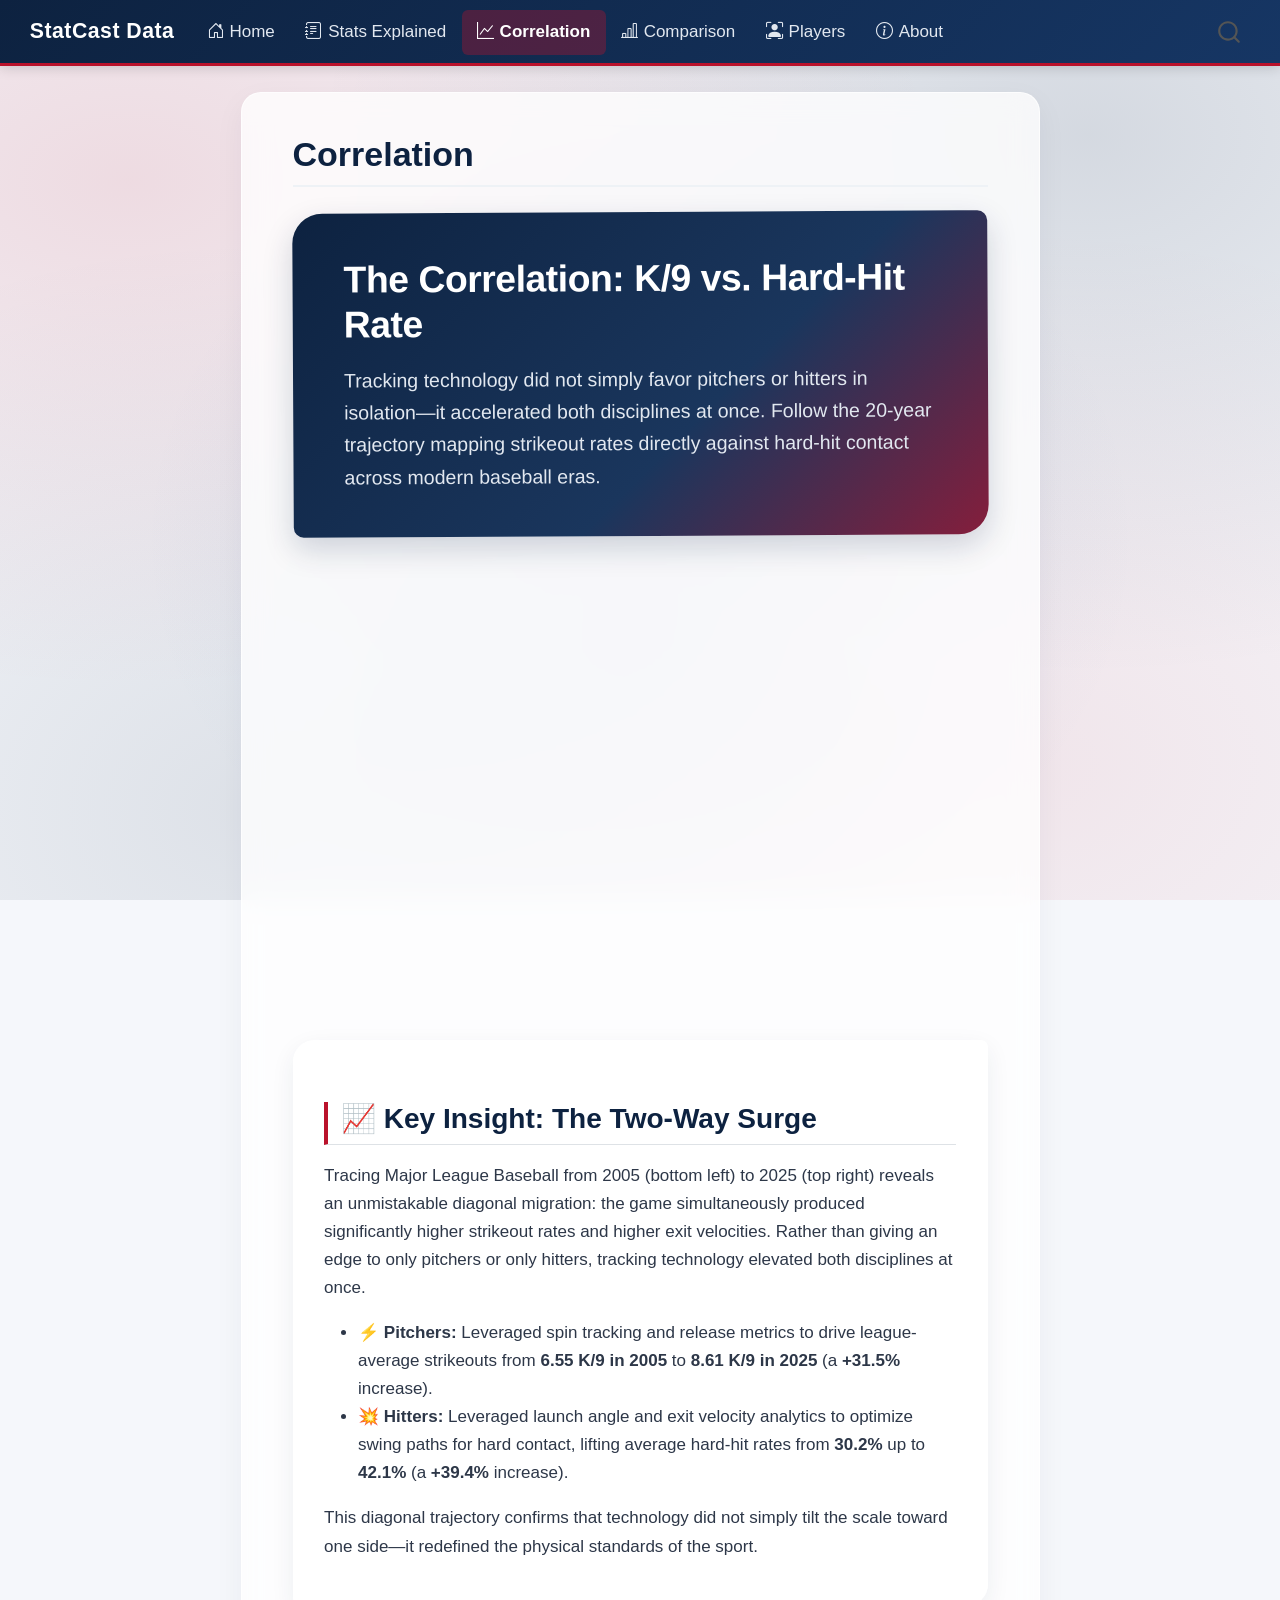
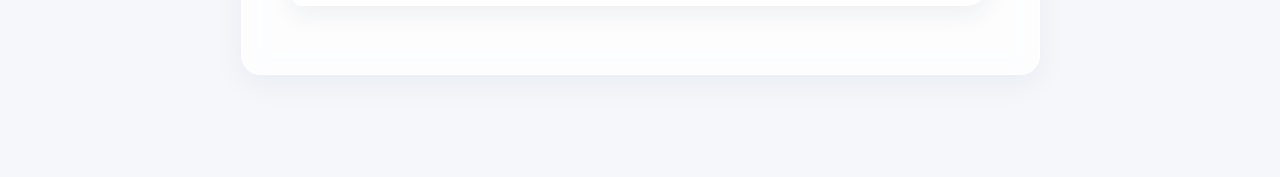
<file: story.html>
<!DOCTYPE html>
<html xmlns="http://www.w3.org/1999/xhtml" lang="en" xml:lang="en"><head>

<meta charset="utf-8">
<meta name="generator" content="quarto-1.10.18">

<meta name="viewport" content="width=device-width, initial-scale=1.0, user-scalable=yes">


<title>Correlation – StatCast Data</title>
<style>
/* Default styles provided by pandoc.
** See https://pandoc.org/MANUAL.html#variables-for-html for config info.
*/
span.smallcaps{font-variant: small-caps;}
div.columns{display: flex; gap: 1.5em;}
div.column{flex: auto;}
@media screen {
div.columns{gap: min(4vw, 1.5em);}
div.column{overflow-x: auto;}
}
div.hanging-indent{margin-left: 1.5em; text-indent: -1.5em;}
ul.task-list{list-style: none;}
ul.task-list li input[type="checkbox"] {
  width: 0.8em;
  margin: 0 0.8em 0.2em -1em; /* quarto-specific, see https://github.com/quarto-dev/quarto-cli/issues/4556 */ 
  vertical-align: middle;
}
</style>


<script src="site_libs/quarto-nav/quarto-nav.js"></script>
<script src="site_libs/quarto-nav/headroom.min.js"></script>
<script src="site_libs/clipboard/clipboard.min.js"></script>
<script src="site_libs/quarto-search/autocomplete.umd.js"></script>
<script src="site_libs/quarto-search/fuse.min.js"></script>
<script src="site_libs/quarto-search/quarto-search.js"></script>
<meta name="quarto:offset" content="./">
<script src="site_libs/quarto-html/quarto.js" type="module"></script>
<script src="site_libs/quarto-html/tabsets/tabsets.js" type="module"></script>
<script src="site_libs/quarto-html/popper.min.js"></script>
<script src="site_libs/quarto-html/tippy.umd.min.js"></script>
<script src="site_libs/quarto-html/anchor.min.js"></script>
<link href="site_libs/quarto-html/tippy.css" rel="stylesheet">
<link href="site_libs/quarto-html/quarto-syntax-highlighting-64a204ab8560d761af7679ceaba22944.css" rel="stylesheet" id="quarto-text-highlighting-styles">
<script src="site_libs/bootstrap/bootstrap.min.js"></script>
<link href="site_libs/bootstrap/bootstrap-icons.css" rel="stylesheet">
<link href="site_libs/bootstrap/bootstrap-3eaf8885052e939fbbbe2bfb513fc417.min.css" rel="stylesheet" append-hash="true" id="quarto-bootstrap" data-mode="light">
<script id="quarto-search-options" type="application/json">{
  "location": "navbar",
  "copy-button": false,
  "collapse-after": 3,
  "panel-placement": "end",
  "type": "overlay",
  "limit": 50,
  "keyboard-shortcut": [
    "f",
    "/",
    "s"
  ],
  "show-item-context": false,
  "language": {
    "search-no-results-text": "No results",
    "search-matching-documents-text": "matching documents",
    "search-copy-link-title": "Copy link to search",
    "search-hide-matches-text": "Hide additional matches",
    "search-more-match-text": "more match in this document",
    "search-more-matches-text": "more matches in this document",
    "search-clear-button-title": "Clear",
    "search-text-placeholder": "",
    "search-detached-cancel-button-title": "Cancel",
    "search-submit-button-title": "Submit",
    "search-label": "Search"
  }
}</script>
<script src="site_libs/htmlwidgets-1.6.4/htmlwidgets.js"></script>
<script src="site_libs/plotly-binding-4.12.1/plotly.js"></script>
<script src="site_libs/typedarray-0.1/typedarray.min.js"></script>
<script src="site_libs/jquery-3.5.1/jquery.min.js"></script>
<link href="site_libs/crosstalk-1.2.2/css/crosstalk.min.css" rel="stylesheet">
<script src="site_libs/crosstalk-1.2.2/js/crosstalk.min.js"></script>
<link href="site_libs/plotly-htmlwidgets-css-2.25.2/plotly-htmlwidgets.css" rel="stylesheet">
<script src="site_libs/plotly-main-2.25.2/plotly-latest.min.js"></script>


<link rel="stylesheet" href="styles.css">
</head>

<body class="nav-fixed fullcontent quarto-light">

<div id="quarto-search-results"></div>
  <header id="quarto-header" class="headroom fixed-top">
    <nav class="navbar navbar-expand-lg " data-bs-theme="dark">
      <div class="navbar-container container-fluid">
      <div class="navbar-brand-container mx-auto">
    <a class="navbar-brand" href="./index.html">
    <span class="navbar-title">StatCast Data</span>
    </a>
  </div>
            <div id="quarto-search" class="" title="Search"></div>
          <button class="navbar-toggler" type="button" data-bs-toggle="collapse" data-bs-target="#navbarCollapse" aria-controls="navbarCollapse" role="menu" aria-expanded="false" aria-label="Toggle navigation" onclick="if (window.quartoToggleHeadroom) { window.quartoToggleHeadroom(); }">
  <span class="navbar-toggler-icon"></span>
</button>
          <div class="collapse navbar-collapse" id="navbarCollapse">
            <ul class="navbar-nav navbar-nav-scroll me-auto">
  <li class="nav-item">
    <a class="nav-link" href="./index.html"> <i class="bi bi-house-door" role="img">
</i> 
<span class="menu-text">Home</span></a>
  </li>  
  <li class="nav-item">
    <a class="nav-link" href="./stats-context.html"> <i class="bi bi-journal-text" role="img">
</i> 
<span class="menu-text">Stats Explained</span></a>
  </li>  
  <li class="nav-item">
    <a class="nav-link active" href="./story.html" aria-current="page"> <i class="bi bi-graph-up" role="img">
</i> 
<span class="menu-text">Correlation</span></a>
  </li>  
  <li class="nav-item">
    <a class="nav-link" href="./more-data.html"> <i class="bi bi-bar-chart-line" role="img">
</i> 
<span class="menu-text">Comparison</span></a>
  </li>  
  <li class="nav-item">
    <a class="nav-link" href="./players.html"> <i class="bi bi-person-bounding-box" role="img">
</i> 
<span class="menu-text">Players</span></a>
  </li>  
  <li class="nav-item">
    <a class="nav-link" href="./about.html"> <i class="bi bi-info-circle" role="img">
</i> 
<span class="menu-text">About</span></a>
  </li>  
</ul>
          </div> <!-- /navcollapse -->
            <div class="quarto-navbar-tools">
</div>
      </div> <!-- /container-fluid -->
    </nav>
</header>
<!-- content -->
<div id="quarto-content" class="quarto-container page-columns page-rows-contents page-layout-article page-navbar">
<!-- sidebar -->
<!-- margin-sidebar -->
    
<!-- main -->
<main class="content" id="quarto-document-content">

<header id="title-block-header" class="quarto-title-block default">
<div class="quarto-title">
<h1 class="title">Correlation</h1>
</div>



<div class="quarto-title-meta">

    
  
    
  </div>
  


</header>


<section id="the-correlation-k9-vs.-hard-hit-rate" class="level1 hero-banner">
<h1>The Correlation: K/9 vs.&nbsp;Hard-Hit Rate</h1>
<p>Tracking technology did not simply favor pitchers or hitters in isolation—it accelerated both disciplines at once. Follow the 20-year trajectory mapping strikeout rates directly against hard-hit contact across modern baseball eras.</p>
</section>
<div class="graph-container">
<div class="cell">
<div class="cell-output-display">
<div id="htmlwidget-b203f3de57c831962fba" style="width:100%;height:435px;" class="plotly html-widget"></div>
<script type="application/json" data-for="htmlwidget-b203f3de57c831962fba">{"x":{"visdat":{"40001ddcaeaf":["function () ","plotlyVisDat"]},"cur_data":"40001ddcaeaf","attrs":{"40001ddcaeaf":{"x":{},"y":{},"alpha_stroke":1,"sizes":[10,100],"spans":[1,20],"type":"scatter","mode":"lines","line":{"color":"#888888","width":2,"dash":"solid"},"showlegend":false,"hoverinfo":"none","inherit":true},"40001ddcaeaf.1":{"x":{},"y":{},"alpha_stroke":1,"sizes":[10,100],"spans":[1,20],"type":"scatter","mode":"markers","color":{},"colors":["#377eb8","#ba122b"],"marker":{"size":9,"line":{"color":"black","width":1}},"text":{},"hoverinfo":"text","inherit":true},"40001ddcaeaf.2":{"x":{},"y":{},"alpha_stroke":1,"sizes":[10,100],"spans":[1,20],"text":{},"type":"scatter","mode":"text","textposition":"top center","showlegend":false,"textfont":{"size":9,"color":"#333333"},"inherit":true}},"layout":{"height":450,"margin":{"b":60,"l":60,"t":70,"r":50},"title":{"text":"<b>The Shift in Modern Baseball (2005–2025)<\/b><br><sup>League Average K/9 vs. Hard-Hit Rate Trajectory<\/sup>","x":0.5,"xanchor":"center","font":{"size":15}},"xaxis":{"domain":[0,1],"automargin":true,"title":"League Average Strikeouts per 9 Innings (K/9)","dtick":0.5,"gridcolor":"#f0f0f0"},"yaxis":{"domain":[0,1],"automargin":true,"title":"League Average Hard-Hit Rate (%)","ticksuffix":"%","gridcolor":"#f0f0f0"},"annotations":[{"x":6.5499999999999998,"y":30.199999999999999,"text":"<b>2005 (Start)<\/b>","showarrow":true,"arrowhead":2,"ax":-45,"ay":25},{"x":8.6099999999999994,"y":42.100000000000001,"text":"<b>2025 (Latest)<\/b>","showarrow":true,"arrowhead":2,"ax":45,"ay":-25}],"legend":{"orientation":"h","x":0.5,"xanchor":"center","y":-0.17999999999999999},"hovermode":"closest","showlegend":true},"source":"A","config":{"modeBarButtonsToAdd":["hoverclosest","hovercompare"],"showSendToCloud":false,"responsive":true},"data":[{"x":[6.5499999999999998,6.75,6.79,6.9900000000000002,7.0999999999999996,7.2400000000000002,7.2599999999999998,7.79,7.7400000000000002,7.8899999999999997,7.8799999999999999,8.2799999999999994,8.4800000000000004,8.6300000000000008,9,8.8200000000000003,9.0500000000000007,8.6999999999999993,8.8599999999999994,8.7200000000000006,8.6099999999999994],"y":[30.199999999999999,28.800000000000001,34.100000000000001,29.899999999999999,29.300000000000001,32.299999999999997,26.699999999999999,30.699999999999999,31.899999999999999,31.199999999999999,34.5,36.100000000000001,35.200000000000003,37.200000000000003,38.299999999999997,39,40.5,40,40.700000000000003,40.100000000000001,42.100000000000001],"type":"scatter","mode":"lines","line":{"color":"#888888","width":2,"dash":"solid"},"showlegend":false,"hoverinfo":["none","none","none","none","none","none","none","none","none","none","none","none","none","none","none","none","none","none","none","none","none"],"marker":{"color":"rgba(31,119,180,1)","line":{"color":"rgba(31,119,180,1)"}},"error_y":{"color":"rgba(31,119,180,1)"},"error_x":{"color":"rgba(31,119,180,1)"},"xaxis":"x","yaxis":"y","frame":null},{"x":[7.8799999999999999,8.2799999999999994,8.4800000000000004,8.6300000000000008,9,8.8200000000000003,9.0500000000000007,8.6999999999999993,8.8599999999999994,8.7200000000000006,8.6099999999999994],"y":[34.5,36.100000000000001,35.200000000000003,37.200000000000003,38.299999999999997,39,40.5,40,40.700000000000003,40.100000000000001,42.100000000000001],"type":"scatter","mode":"markers","marker":{"color":"rgba(102,194,165,1)","size":9,"line":{"color":"black","width":1}},"text":["<b>Season: 2015<\/b><br>Era: Post-Statcast (2015–2025)<br>Strikeouts per 9: 7.88<br>Hard-Hit Rate: 34.5%","<b>Season: 2016<\/b><br>Era: Post-Statcast (2015–2025)<br>Strikeouts per 9: 8.28<br>Hard-Hit Rate: 36.1%","<b>Season: 2017<\/b><br>Era: Post-Statcast (2015–2025)<br>Strikeouts per 9: 8.48<br>Hard-Hit Rate: 35.2%","<b>Season: 2018<\/b><br>Era: Post-Statcast (2015–2025)<br>Strikeouts per 9: 8.63<br>Hard-Hit Rate: 37.2%","<b>Season: 2019<\/b><br>Era: Post-Statcast (2015–2025)<br>Strikeouts per 9: 9<br>Hard-Hit Rate: 38.3%","<b>Season: 2020<\/b><br>Era: Post-Statcast (2015–2025)<br>Strikeouts per 9: 8.82<br>Hard-Hit Rate: 39%","<b>Season: 2021<\/b><br>Era: Post-Statcast (2015–2025)<br>Strikeouts per 9: 9.05<br>Hard-Hit Rate: 40.5%","<b>Season: 2022<\/b><br>Era: Post-Statcast (2015–2025)<br>Strikeouts per 9: 8.7<br>Hard-Hit Rate: 40%","<b>Season: 2023<\/b><br>Era: Post-Statcast (2015–2025)<br>Strikeouts per 9: 8.86<br>Hard-Hit Rate: 40.7%","<b>Season: 2024<\/b><br>Era: Post-Statcast (2015–2025)<br>Strikeouts per 9: 8.72<br>Hard-Hit Rate: 40.1%","<b>Season: 2025<\/b><br>Era: Post-Statcast (2015–2025)<br>Strikeouts per 9: 8.61<br>Hard-Hit Rate: 42.1%"],"hoverinfo":["text","text","text","text","text","text","text","text","text","text","text"],"name":"Post-Statcast (2015–2025)","textfont":{"color":"rgba(102,194,165,1)"},"error_y":{"color":"rgba(102,194,165,1)"},"error_x":{"color":"rgba(102,194,165,1)"},"line":{"color":"rgba(102,194,165,1)"},"xaxis":"x","yaxis":"y","frame":null},{"x":[6.5499999999999998,6.75,6.79,6.9900000000000002,7.0999999999999996,7.2400000000000002,7.2599999999999998,7.79,7.7400000000000002,7.8899999999999997],"y":[30.199999999999999,28.800000000000001,34.100000000000001,29.899999999999999,29.300000000000001,32.299999999999997,26.699999999999999,30.699999999999999,31.899999999999999,31.199999999999999],"type":"scatter","mode":"markers","marker":{"color":"rgba(141,160,203,1)","size":9,"line":{"color":"black","width":1}},"text":["<b>Season: 2005<\/b><br>Era: Pre-Statcast (2005–2014)<br>Strikeouts per 9: 6.55<br>Hard-Hit Rate: 30.2%","<b>Season: 2006<\/b><br>Era: Pre-Statcast (2005–2014)<br>Strikeouts per 9: 6.75<br>Hard-Hit Rate: 28.8%","<b>Season: 2007<\/b><br>Era: Pre-Statcast (2005–2014)<br>Strikeouts per 9: 6.79<br>Hard-Hit Rate: 34.1%","<b>Season: 2008<\/b><br>Era: Pre-Statcast (2005–2014)<br>Strikeouts per 9: 6.99<br>Hard-Hit Rate: 29.9%","<b>Season: 2009<\/b><br>Era: Pre-Statcast (2005–2014)<br>Strikeouts per 9: 7.1<br>Hard-Hit Rate: 29.3%","<b>Season: 2010<\/b><br>Era: Pre-Statcast (2005–2014)<br>Strikeouts per 9: 7.24<br>Hard-Hit Rate: 32.3%","<b>Season: 2011<\/b><br>Era: Pre-Statcast (2005–2014)<br>Strikeouts per 9: 7.26<br>Hard-Hit Rate: 26.7%","<b>Season: 2012<\/b><br>Era: Pre-Statcast (2005–2014)<br>Strikeouts per 9: 7.79<br>Hard-Hit Rate: 30.7%","<b>Season: 2013<\/b><br>Era: Pre-Statcast (2005–2014)<br>Strikeouts per 9: 7.74<br>Hard-Hit Rate: 31.9%","<b>Season: 2014<\/b><br>Era: Pre-Statcast (2005–2014)<br>Strikeouts per 9: 7.89<br>Hard-Hit Rate: 31.2%"],"hoverinfo":["text","text","text","text","text","text","text","text","text","text"],"name":"Pre-Statcast (2005–2014)","textfont":{"color":"rgba(141,160,203,1)"},"error_y":{"color":"rgba(141,160,203,1)"},"error_x":{"color":"rgba(141,160,203,1)"},"line":{"color":"rgba(141,160,203,1)"},"xaxis":"x","yaxis":"y","frame":null},{"x":[6.5499999999999998,6.75,6.79,6.9900000000000002,7.0999999999999996,7.2400000000000002,7.2599999999999998,7.79,7.7400000000000002,7.8899999999999997,7.8799999999999999,8.2799999999999994,8.4800000000000004,8.6300000000000008,9,8.8200000000000003,9.0500000000000007,8.6999999999999993,8.8599999999999994,8.7200000000000006,8.6099999999999994],"y":[30.199999999999999,28.800000000000001,34.100000000000001,29.899999999999999,29.300000000000001,32.299999999999997,26.699999999999999,30.699999999999999,31.899999999999999,31.199999999999999,34.5,36.100000000000001,35.200000000000003,37.200000000000003,38.299999999999997,39,40.5,40,40.700000000000003,40.100000000000001,42.100000000000001],"text":[2005,2006,2007,2008,2009,2010,2011,2012,2013,2014,2015,2016,2017,2018,2019,2020,2021,2022,2023,2024,2025],"type":"scatter","mode":"text","textposition":["top center","top center","top center","top center","top center","top center","top center","top center","top center","top center","top center","top center","top center","top center","top center","top center","top center","top center","top center","top center","top center"],"showlegend":false,"textfont":{"size":9,"color":"#333333"},"marker":{"color":"rgba(214,39,40,1)","line":{"color":"rgba(214,39,40,1)"}},"error_y":{"color":"rgba(214,39,40,1)"},"error_x":{"color":"rgba(214,39,40,1)"},"line":{"color":"rgba(214,39,40,1)"},"xaxis":"x","yaxis":"y","frame":null}],"highlight":{"on":"plotly_click","persistent":false,"dynamic":false,"selectize":false,"opacityDim":0.20000000000000001,"selected":{"opacity":1},"debounce":0},"shinyEvents":["plotly_hover","plotly_click","plotly_selected","plotly_relayout","plotly_brushed","plotly_brushing","plotly_clickannotation","plotly_doubleclick","plotly_deselect","plotly_afterplot","plotly_sunburstclick"],"base_url":"https://plot.ly"},"evals":[],"jsHooks":[]}</script>
</div>
</div>
</div>
<section id="key-insight-the-two-way-surge" class="level2 elevated-card">
<h2 class="anchored" data-anchor-id="key-insight-the-two-way-surge">📈 Key Insight: The Two-Way Surge</h2>
<p>Tracing Major League Baseball from 2005 (bottom left) to 2025 (top right) reveals an unmistakable diagonal migration: the game simultaneously produced significantly higher strikeout rates and higher exit velocities. Rather than giving an edge to only pitchers or only hitters, tracking technology elevated both disciplines at once.</p>
<ul>
<li>⚡ <strong>Pitchers:</strong> Leveraged spin tracking and release metrics to drive league-average strikeouts from <strong>6.55 K/9 in 2005</strong> to <strong>8.61 K/9 in 2025</strong> (a <strong>+31.5%</strong> increase).</li>
<li>💥 <strong>Hitters:</strong> Leveraged launch angle and exit velocity analytics to optimize swing paths for hard contact, lifting average hard-hit rates from <strong>30.2%</strong> up to <strong>42.1%</strong> (a <strong>+39.4%</strong> increase).</li>
</ul>
<p>This diagonal trajectory confirms that technology did not simply tilt the scale toward one side—it redefined the physical standards of the sport.</p>
</section>



</main> <!-- /main -->
<script id="quarto-html-after-body" type="application/javascript">
  window.document.addEventListener("DOMContentLoaded", function (event) {
    const icon = "";
    const anchorJS = new window.AnchorJS();
    anchorJS.options = {
      placement: 'right',
      icon: icon
    };
    anchorJS.add('.anchored');
    const isCodeAnnotation = (el) => {
      for (const clz of el.classList) {
        if (clz.startsWith('code-annotation-')) {                     
          return true;
        }
      }
      return false;
    }
    const onCopySuccess = function(e) {
      // button target
      const button = e.trigger;
      // don't keep focus
      button.blur();
      // flash "checked"
      button.classList.add('code-copy-button-checked');
      var currentTitle = button.getAttribute("title");
      button.setAttribute("title", "Copied!");
      let tooltip;
      if (window.bootstrap) {
        button.setAttribute("data-bs-toggle", "tooltip");
        button.setAttribute("data-bs-placement", "left");
        button.setAttribute("data-bs-title", "Copied!");
        tooltip = new bootstrap.Tooltip(button, 
          { trigger: "manual", 
            customClass: "code-copy-button-tooltip",
            offset: [0, -8]});
        tooltip.show();    
      }
      setTimeout(function() {
        if (tooltip) {
          tooltip.hide();
          button.removeAttribute("data-bs-title");
          button.removeAttribute("data-bs-toggle");
          button.removeAttribute("data-bs-placement");
        }
        button.setAttribute("title", currentTitle);
        button.classList.remove('code-copy-button-checked');
      }, 1000);
      // clear code selection
      e.clearSelection();
    }
    const getTextToCopy = function(trigger) {
      const outerScaffold = trigger.parentElement.cloneNode(true);
      const codeEl = outerScaffold.querySelector('code');
      for (const childEl of codeEl.children) {
        if (isCodeAnnotation(childEl)) {
          childEl.remove();
        }
      }
      return codeEl.innerText;
    }
    const clipboard = new window.ClipboardJS('.code-copy-button:not([data-in-quarto-modal])', {
      text: getTextToCopy
    });
    clipboard.on('success', onCopySuccess);
    if (window.document.getElementById('quarto-embedded-source-code-modal')) {
      const clipboardModal = new window.ClipboardJS('.code-copy-button[data-in-quarto-modal]', {
        text: getTextToCopy,
        container: window.document.getElementById('quarto-embedded-source-code-modal')
      });
      clipboardModal.on('success', onCopySuccess);
    }
      var localhostRegex = new RegExp(/^(?:http|https):\/\/localhost\:?[0-9]*\//);
      var mailtoRegex = new RegExp(/^mailto:/);
        var filterRegex = new RegExp("https:\/\/SamBruce0904\.github\.io\/baseball-data\/");
      var isInternal = (href) => {
          return filterRegex.test(href) || localhostRegex.test(href) || mailtoRegex.test(href);
      }
      // Inspect non-navigation links and adorn them if external
     var links = window.document.querySelectorAll('a[href]:not(.nav-link):not(.navbar-brand):not(.toc-action):not(.sidebar-link):not(.sidebar-item-toggle):not(.pagination-link):not(.no-external):not([aria-hidden]):not(.dropdown-item):not(.quarto-navigation-tool):not(.about-link)');
      for (var i=0; i<links.length; i++) {
        const link = links[i];
        if (!isInternal(link.href)) {
          // undo the damage that might have been done by quarto-nav.js in the case of
          // links that we want to consider external
          if (link.dataset.originalHref !== undefined) {
            link.href = link.dataset.originalHref;
          }
        }
      }
    function tippyHover(el, contentFn, onTriggerFn, onUntriggerFn) {
      const config = {
        allowHTML: true,
        maxWidth: 500,
        delay: 100,
        arrow: false,
        appendTo: function(el) {
            return el.parentElement;
        },
        interactive: true,
        interactiveBorder: 10,
        theme: 'quarto',
        placement: 'bottom-start',
      };
      if (contentFn) {
        config.content = contentFn;
      }
      if (onTriggerFn) {
        config.onTrigger = onTriggerFn;
      }
      if (onUntriggerFn) {
        config.onUntrigger = onUntriggerFn;
      }
      window.tippy(el, config); 
    }
    const noterefs = window.document.querySelectorAll('a[role="doc-noteref"]');
    for (var i=0; i<noterefs.length; i++) {
      const ref = noterefs[i];
      tippyHover(ref, function() {
        // use id or data attribute instead here
        let href = ref.getAttribute('data-footnote-href') || ref.getAttribute('href');
        try { href = new URL(href).hash; } catch {}
        const id = href.replace(/^#\/?/, "");
        const note = window.document.getElementById(id);
        if (note) {
          return note.innerHTML;
        } else {
          return "";
        }
      });
    }
    const xrefs = window.document.querySelectorAll('a.quarto-xref');
    const processXRef = (id, note) => {
      // Strip column container classes
      const stripColumnClz = (el) => {
        el.classList.remove("page-full", "page-columns");
        if (el.children) {
          for (const child of el.children) {
            stripColumnClz(child);
          }
        }
      }
      stripColumnClz(note)
      if (id === null || id.startsWith('sec-')) {
        // Special case sections, only their first couple elements
        const container = document.createElement("div");
        if (note.children && note.children.length > 2) {
          container.appendChild(note.children[0].cloneNode(true));
          for (let i = 1; i < note.children.length; i++) {
            const child = note.children[i];
            if (child.tagName === "P" && child.innerText === "") {
              continue;
            } else {
              container.appendChild(child.cloneNode(true));
              break;
            }
          }
          if (window.Quarto?.typesetMath) {
            window.Quarto.typesetMath(container);
          }
          return container.innerHTML
        } else {
          if (window.Quarto?.typesetMath) {
            window.Quarto.typesetMath(note);
          }
          return note.innerHTML;
        }
      } else {
        // Remove any anchor links if they are present
        const anchorLink = note.querySelector('a.anchorjs-link');
        if (anchorLink) {
          anchorLink.remove();
        }
        if (window.Quarto?.typesetMath) {
          window.Quarto.typesetMath(note);
        }
        if (note.classList.contains("callout")) {
          return note.outerHTML;
        } else {
          return note.innerHTML;
        }
      }
    }
    for (var i=0; i<xrefs.length; i++) {
      const xref = xrefs[i];
      tippyHover(xref, undefined, function(instance) {
        instance.disable();
        let url = xref.getAttribute('href');
        let hash = undefined; 
        if (url.startsWith('#')) {
          hash = url;
        } else {
          try { hash = new URL(url).hash; } catch {}
        }
        if (hash) {
          const id = hash.replace(/^#\/?/, "");
          const note = window.document.getElementById(id);
          if (note !== null) {
            try {
              const html = processXRef(id, note.cloneNode(true));
              instance.setContent(html);
            } finally {
              instance.enable();
              instance.show();
            }
          } else {
            // See if we can fetch this
            fetch(url.split('#')[0])
            .then(res => res.text())
            .then(html => {
              const parser = new DOMParser();
              const htmlDoc = parser.parseFromString(html, "text/html");
              const note = htmlDoc.getElementById(id);
              if (note !== null) {
                const html = processXRef(id, note);
                instance.setContent(html);
              } 
            }).finally(() => {
              instance.enable();
              instance.show();
            });
          }
        } else {
          // See if we can fetch a full url (with no hash to target)
          // This is a special case and we should probably do some content thinning / targeting
          fetch(url)
          .then(res => res.text())
          .then(html => {
            const parser = new DOMParser();
            const htmlDoc = parser.parseFromString(html, "text/html");
            const note = htmlDoc.querySelector('main.content');
            if (note !== null) {
              // This should only happen for chapter cross references
              // (since there is no id in the URL)
              // remove the first header
              if (note.children.length > 0 && note.children[0].tagName === "HEADER") {
                note.children[0].remove();
              }
              const html = processXRef(null, note);
              instance.setContent(html);
            } 
          }).finally(() => {
            instance.enable();
            instance.show();
          });
        }
      }, function(instance) {
      });
    }
        let selectedAnnoteEl;
        const selectorForAnnotation = ( cell, annotation) => {
          let cellAttr = 'data-code-cell="' + cell + '"';
          let lineAttr = 'data-code-annotation="' +  annotation + '"';
          const selector = 'span[' + cellAttr + '][' + lineAttr + ']';
          return selector;
        }
        const selectCodeLines = (annoteEl) => {
          const doc = window.document;
          const targetCell = annoteEl.getAttribute("data-target-cell");
          const targetAnnotation = annoteEl.getAttribute("data-target-annotation");
          const annoteSpan = window.document.querySelector(selectorForAnnotation(targetCell, targetAnnotation));
          const lines = annoteSpan.getAttribute("data-code-lines").split(",");
          const lineIds = lines.map((line) => {
            return targetCell + "-" + line;
          })
          let top = null;
          let height = null;
          let parent = null;
          if (lineIds.length > 0) {
              //compute the position of the single el (top and bottom and make a div)
              const el = window.document.getElementById(lineIds[0]);
              top = el.offsetTop;
              height = el.offsetHeight;
              parent = el.parentElement.parentElement;
            if (lineIds.length > 1) {
              const lastEl = window.document.getElementById(lineIds[lineIds.length - 1]);
              const bottom = lastEl.offsetTop + lastEl.offsetHeight;
              height = bottom - top;
            }
            if (top !== null && height !== null && parent !== null) {
              // cook up a div (if necessary) and position it 
              let div = window.document.getElementById("code-annotation-line-highlight");
              if (div === null) {
                div = window.document.createElement("div");
                div.setAttribute("id", "code-annotation-line-highlight");
                div.style.position = 'absolute';
                parent.appendChild(div);
              }
              div.style.top = top - 2 + "px";
              div.style.height = height + 4 + "px";
              div.style.left = 0;
              let gutterDiv = window.document.getElementById("code-annotation-line-highlight-gutter");
              if (gutterDiv === null) {
                gutterDiv = window.document.createElement("div");
                gutterDiv.setAttribute("id", "code-annotation-line-highlight-gutter");
                gutterDiv.style.position = 'absolute';
                const codeCell = window.document.getElementById(targetCell);
                const gutter = codeCell.querySelector('.code-annotation-gutter');
                gutter.appendChild(gutterDiv);
              }
              gutterDiv.style.top = top - 2 + "px";
              gutterDiv.style.height = height + 4 + "px";
            }
            selectedAnnoteEl = annoteEl;
          }
        };
        const unselectCodeLines = () => {
          const elementsIds = ["code-annotation-line-highlight", "code-annotation-line-highlight-gutter"];
          elementsIds.forEach((elId) => {
            const div = window.document.getElementById(elId);
            if (div) {
              div.remove();
            }
          });
          selectedAnnoteEl = undefined;
        };
          // Handle positioning of the toggle
      window.addEventListener(
        "resize",
        throttle(() => {
          elRect = undefined;
          if (selectedAnnoteEl) {
            selectCodeLines(selectedAnnoteEl);
          }
        }, 10)
      );
      function throttle(fn, ms) {
      let throttle = false;
      let timer;
        return (...args) => {
          if(!throttle) { // first call gets through
              fn.apply(this, args);
              throttle = true;
          } else { // all the others get throttled
              if(timer) clearTimeout(timer); // cancel #2
              timer = setTimeout(() => {
                fn.apply(this, args);
                timer = throttle = false;
              }, ms);
          }
        };
      }
        // Attach click handler to the DT
        const annoteDls = window.document.querySelectorAll('dt[data-target-cell]');
        for (const annoteDlNode of annoteDls) {
          annoteDlNode.addEventListener('click', (event) => {
            const clickedEl = event.target;
            if (clickedEl !== selectedAnnoteEl) {
              unselectCodeLines();
              const activeEl = window.document.querySelector('dt[data-target-cell].code-annotation-active');
              if (activeEl) {
                activeEl.classList.remove('code-annotation-active');
              }
              selectCodeLines(clickedEl);
              clickedEl.classList.add('code-annotation-active');
            } else {
              // Unselect the line
              unselectCodeLines();
              clickedEl.classList.remove('code-annotation-active');
            }
          });
        }
    const findCites = (el) => {
      const parentEl = el.parentElement;
      if (parentEl) {
        const cites = parentEl.dataset.cites;
        if (cites) {
          return {
            el,
            cites: cites.split(' ')
          };
        } else {
          return findCites(el.parentElement)
        }
      } else {
        return undefined;
      }
    };
    var bibliorefs = window.document.querySelectorAll('a[role="doc-biblioref"]');
    for (var i=0; i<bibliorefs.length; i++) {
      const ref = bibliorefs[i];
      const citeInfo = findCites(ref);
      if (citeInfo) {
        tippyHover(citeInfo.el, function() {
          var popup = window.document.createElement('div');
          citeInfo.cites.forEach(function(cite) {
            var citeDiv = window.document.createElement('div');
            citeDiv.classList.add('hanging-indent');
            citeDiv.classList.add('csl-entry');
            var biblioDiv = window.document.getElementById('ref-' + cite);
            if (biblioDiv) {
              citeDiv.innerHTML = biblioDiv.innerHTML;
            }
            popup.appendChild(citeDiv);
          });
          return popup.innerHTML;
        });
      }
    }
  });
  </script>
</div> <!-- /content -->




</body></html>
</file>
<file: site_libs/quarto-html/tippy.css>
.tippy-box[data-animation=fade][data-state=hidden]{opacity:0}[data-tippy-root]{max-width:calc(100vw - 10px)}.tippy-box{position:relative;background-color:#333;color:#fff;border-radius:4px;font-size:14px;line-height:1.4;white-space:normal;outline:0;transition-property:transform,visibility,opacity}.tippy-box[data-placement^=top]>.tippy-arrow{bottom:0}.tippy-box[data-placement^=top]>.tippy-arrow:before{bottom:-7px;left:0;border-width:8px 8px 0;border-top-color:initial;transform-origin:center top}.tippy-box[data-placement^=bottom]>.tippy-arrow{top:0}.tippy-box[data-placement^=bottom]>.tippy-arrow:before{top:-7px;left:0;border-width:0 8px 8px;border-bottom-color:initial;transform-origin:center bottom}.tippy-box[data-placement^=left]>.tippy-arrow{right:0}.tippy-box[data-placement^=left]>.tippy-arrow:before{border-width:8px 0 8px 8px;border-left-color:initial;right:-7px;transform-origin:center left}.tippy-box[data-placement^=right]>.tippy-arrow{left:0}.tippy-box[data-placement^=right]>.tippy-arrow:before{left:-7px;border-width:8px 8px 8px 0;border-right-color:initial;transform-origin:center right}.tippy-box[data-inertia][data-state=visible]{transition-timing-function:cubic-bezier(.54,1.5,.38,1.11)}.tippy-arrow{width:16px;height:16px;color:#333}.tippy-arrow:before{content:"";position:absolute;border-color:transparent;border-style:solid}.tippy-content{position:relative;padding:5px 9px;z-index:1}
</file>
<file: site_libs/quarto-html/quarto-syntax-highlighting-64a204ab8560d761af7679ceaba22944.css>
/* quarto syntax highlight colors */
:root {
  --quarto-hl-ot-color: #003B4F;
  --quarto-hl-at-color: #657422;
  --quarto-hl-ss-color: #20794D;
  --quarto-hl-an-color: #5E5E5E;
  --quarto-hl-fu-color: #4758AB;
  --quarto-hl-st-color: #20794D;
  --quarto-hl-cf-color: #003B4F;
  --quarto-hl-op-color: #5E5E5E;
  --quarto-hl-er-color: #AD0000;
  --quarto-hl-bn-color: #AD0000;
  --quarto-hl-al-color: #AD0000;
  --quarto-hl-va-color: #111111;
  --quarto-hl-bu-color: inherit;
  --quarto-hl-ex-color: inherit;
  --quarto-hl-pp-color: #AD0000;
  --quarto-hl-in-color: #5E5E5E;
  --quarto-hl-vs-color: #20794D;
  --quarto-hl-wa-color: #5E5E5E;
  --quarto-hl-do-color: #5E5E5E;
  --quarto-hl-im-color: #00769E;
  --quarto-hl-ch-color: #20794D;
  --quarto-hl-dt-color: #AD0000;
  --quarto-hl-fl-color: #AD0000;
  --quarto-hl-co-color: #5E5E5E;
  --quarto-hl-cv-color: #5E5E5E;
  --quarto-hl-cn-color: #8f5902;
  --quarto-hl-sc-color: #5E5E5E;
  --quarto-hl-dv-color: #AD0000;
  --quarto-hl-kw-color: #003B4F;
}

/* other quarto variables */
:root {
  --quarto-font-monospace: SFMono-Regular, Menlo, Monaco, Consolas, "Liberation Mono", "Courier New", monospace;
}

/* syntax highlight based on Pandoc's rules */
pre > code.sourceCode > span {
  color: #003B4F;
}

code.sourceCode > span {
  color: #003B4F;
}

div.sourceCode,
div.sourceCode pre.sourceCode {
  color: #003B4F;
}

/* Normal */
code span {
  color: #003B4F;
}

/* Alert */
code span.al {
  color: #AD0000;
  font-style: inherit;
}

/* Annotation */
code span.an {
  color: #5E5E5E;
  font-style: inherit;
}

/* Attribute */
code span.at {
  color: #657422;
  font-style: inherit;
}

/* BaseN */
code span.bn {
  color: #AD0000;
  font-style: inherit;
}

/* BuiltIn */
code span.bu {
  font-style: inherit;
}

/* ControlFlow */
code span.cf {
  color: #003B4F;
  font-weight: bold;
  font-style: inherit;
}

/* Char */
code span.ch {
  color: #20794D;
  font-style: inherit;
}

/* Constant */
code span.cn {
  color: #8f5902;
  font-style: inherit;
}

/* Comment */
code span.co {
  color: #5E5E5E;
  font-style: inherit;
}

/* CommentVar */
code span.cv {
  color: #5E5E5E;
  font-style: italic;
}

/* Documentation */
code span.do {
  color: #5E5E5E;
  font-style: italic;
}

/* DataType */
code span.dt {
  color: #AD0000;
  font-style: inherit;
}

/* DecVal */
code span.dv {
  color: #AD0000;
  font-style: inherit;
}

/* Error */
code span.er {
  color: #AD0000;
  font-style: inherit;
}

/* Extension */
code span.ex {
  font-style: inherit;
}

/* Float */
code span.fl {
  color: #AD0000;
  font-style: inherit;
}

/* Function */
code span.fu {
  color: #4758AB;
  font-style: inherit;
}

/* Import */
code span.im {
  color: #00769E;
  font-style: inherit;
}

/* Information */
code span.in {
  color: #5E5E5E;
  font-style: inherit;
}

/* Keyword */
code span.kw {
  color: #003B4F;
  font-weight: bold;
  font-style: inherit;
}

/* Operator */
code span.op {
  color: #5E5E5E;
  font-style: inherit;
}

/* Other */
code span.ot {
  color: #003B4F;
  font-style: inherit;
}

/* Preprocessor */
code span.pp {
  color: #AD0000;
  font-style: inherit;
}

/* SpecialChar */
code span.sc {
  color: #5E5E5E;
  font-style: inherit;
}

/* SpecialString */
code span.ss {
  color: #20794D;
  font-style: inherit;
}

/* String */
code span.st {
  color: #20794D;
  font-style: inherit;
}

/* Variable */
code span.va {
  color: #111111;
  font-style: inherit;
}

/* VerbatimString */
code span.vs {
  color: #20794D;
  font-style: inherit;
}

/* Warning */
code span.wa {
  color: #5E5E5E;
  font-style: italic;
}

.prevent-inlining {
  content: "</";
}

/*# sourceMappingURL=9d8d5bb603a83b8298b89080a598c93b.css.map */
</file>
<file: styles.css>
/* Modern Baseball Theme Styling */

:root {
  --baseball-navy: #0d2240;
  --baseball-red: #ba122b;
  --baseball-cream: #faf9f6;
  --border-subtle: #e2e8f0;
  --text-main: #2d3748;
}

body {
  color: var(--text-main);
  background-color: #f5f7fb;
  /* Organic Aurora glow orbs: fluid, multi-point color blurs */
  background-image: 
    radial-gradient(at 10% 20%, rgba(186, 18, 43, 0.12) 0px, transparent 50%),
    radial-gradient(at 85% 15%, rgba(13, 34, 64, 0.14) 0px, transparent 50%),
    radial-gradient(at 50% 60%, rgba(30, 90, 160, 0.10) 0px, transparent 55%),
    radial-gradient(at 80% 85%, rgba(186, 18, 43, 0.08) 0px, transparent 50%),
    radial-gradient(at 20% 90%, rgba(13, 34, 64, 0.10) 0px, transparent 50%);
  background-attachment: fixed;
  background-size: 100% 100%;
  font-family: -apple-system, BlinkMacSystemFont, "Segoe UI", Roboto, Helvetica, Arial, sans-serif;
  line-height: 1.65;
}

/* Polished Baseball Navy Navigation Bar */
.navbar {
  background: linear-gradient(135deg, #0d2240 0%, #163664 100%) !important;
  border-bottom: 3px solid var(--baseball-red);
  box-shadow: 0 2px 12px rgba(0, 0, 0, 0.15);
}

.navbar-brand {
  font-weight: 700;
  letter-spacing: 0.5px;
  color: #ffffff !important;
}

.navbar .nav-link {
  color: #e2e8f0 !important;
  font-weight: 500;
  transition: all 0.2s ease;
  padding: 0.5rem 0.9rem !important;
  border-radius: 6px;
}

.navbar .nav-link:hover {
  color: #ffffff !important;
  background-color: rgba(255, 255, 255, 0.1);
}

.navbar .nav-link.active {
  color: #ffffff !important;
  background-color: rgba(186, 18, 43, 0.35);
  font-weight: 600;
}

/* Frosted Glass Floating Content */
#quarto-document-content {
  background: rgba(255, 255, 255, 0.78);
  backdrop-filter: blur(14px);
  -webkit-backdrop-filter: blur(14px);
  padding: 2.5rem 3rem;
  border-radius: 20px;
  box-shadow: 0 10px 30px rgba(13, 34, 64, 0.05);
  border: 1px solid rgba(255, 255, 255, 0.7);
  margin-top: 1.5rem;
  margin-bottom: 2.5rem;
}

/* Typography & Headings */
h1, h2, h3, h4 {
  color: var(--baseball-navy);
  font-weight: 700;
}

h1.title {
  border-bottom: 2px solid #eef2f6;
  padding-bottom: 0.6rem;
  margin-bottom: 1.5rem;
}

h2 {
  margin-top: 2rem;
  margin-bottom: 1rem;
  position: relative;
  padding-left: 0.75rem;
  border-left: 4px solid var(--baseball-red);
}

/* Responsive Graph Containers */
.graph-container {
  width: 100%;
  max-width: 100%;
  box-sizing: border-box;
  overflow: visible;
  margin: 1.5rem 0;
}

.graph-container .cell-output-display {
  width: 100%;
  max-width: 100%;
  box-sizing: border-box;
  overflow: visible;
}

.selectize-dropdown {
  z-index: 1050 !important;
}

/* Clean Plot & Widget Containers - seamless and transparent */
.plotly.html-widget,
.html-widget {
  width: 100% !important;
  max-width: 100% !important;
  box-sizing: border-box !important;
  border: none !important;
  padding: 0 !important;
  background-color: transparent !important;
  box-shadow: none !important;
  overflow: hidden !important;
}

.plotly.html-widget:hover,
.html-widget:hover {
  transform: none !important;
  box-shadow: none !important;
}

/* Broken Grid: Hero Banner with asymmetric geometry */
.hero-banner {
  background: linear-gradient(135deg, #0d2240 0%, #1a365d 60%, #ba122b 120%);
  color: #ffffff;
  padding: 2.6rem 3rem;
  border-radius: 30px 10px 30px 10px;
  margin: 1.5rem 0 2.5rem 0;
  box-shadow: 0 12px 30px rgba(13, 34, 64, 0.18);
  transform: rotate(-0.3deg);
}

.hero-banner h1 {
  color: #ffffff !important;
  margin-top: 0;
  font-size: 2.2rem;
  font-weight: 800;
  letter-spacing: -0.5px;
}

.hero-banner p {
  color: #e2e8f0;
  font-size: 1.15rem;
  margin-bottom: 0;
}

/* Broken Grid & Overlapping Cards */
.elevated-card {
  background: rgba(255, 255, 255, 0.88);
  backdrop-filter: blur(8px);
  -webkit-backdrop-filter: blur(8px);
  border-radius: 22px 8px 22px 8px;
  border: 1px solid rgba(255, 255, 255, 0.8);
  box-shadow: 0 8px 24px rgba(13, 34, 64, 0.07);
  padding: 1.6rem 1.8rem;
  margin: 1.5rem 0;
  transition: transform 0.25s ease, box-shadow 0.25s ease;
}

/* Stagger cards across columns to break alignment */
.columns .column:first-child .elevated-card {
  transform: translateY(-8px) rotate(-0.5deg);
}

.columns .column:last-child .elevated-card {
  transform: translateY(8px) rotate(0.5deg);
}

.elevated-card:hover {
  transform: translateY(-10px) scale(1.02) !important;
  box-shadow: 0 14px 30px rgba(13, 34, 64, 0.14);
}

/* Metric Highlight Cards - broken staggered alignment */
.stat-grid {
  display: grid;
  grid-template-columns: repeat(auto-fit, minmax(200px, 1fr));
  gap: 1.4rem;
  margin: 1.8rem 0 2.2rem 0;
}

.stat-box {
  background: rgba(255, 255, 255, 0.88);
  backdrop-filter: blur(8px);
  border: 1px solid rgba(255, 255, 255, 0.8);
  border-radius: 20px 8px 20px 8px;
  padding: 1.3rem 1.4rem;
  box-shadow: 0 6px 18px rgba(13, 34, 64, 0.05);
  text-align: center;
  border-top: 4px solid var(--baseball-red);
  transition: transform 0.25s ease, box-shadow 0.25s ease;
}

.stat-box:nth-child(even) {
  transform: translateY(8px);
}

.stat-box:hover {
  transform: translateY(-4px) scale(1.02);
  box-shadow: 0 10px 24px rgba(13, 34, 64, 0.12);
}

.stat-number {
  font-size: 2rem;
  font-weight: 800;
  color: var(--baseball-navy);
  line-height: 1.2;
}

.stat-label {
  font-size: 0.85rem;
  font-weight: 600;
  color: #64748b;
  text-transform: uppercase;
  letter-spacing: 0.5px;
  margin-top: 0.35rem;
}

.stat-detail {
  font-size: 0.82rem;
  color: #475569;
  margin-top: 0.25rem;
}

/* Dark Mode Overrides */
body.quarto-dark {
  background-color: #0f141c;
  background-image: none;
}

body.quarto-dark #quarto-document-content {
  background: #181f2a;
  border-color: #263242;
  box-shadow: 0 4px 20px rgba(0, 0, 0, 0.35);
}

body.quarto-dark h1,
body.quarto-dark h2,
body.quarto-dark h3,
body.quarto-dark h4 {
  color: #f1f5f9;
}

body.quarto-dark .plotly.html-widget,
body.quarto-dark .html-widget {
  background-color: transparent !important;
  border: none !important;
}

body.quarto-dark .stat-box {
  background: #1e2633;
  border-color: #2b384c;
}

body.quarto-dark .stat-number {
  color: #f1f5f9;
}

body.quarto-dark .stat-label {
  color: #94a3b8;
}

body.quarto-dark .stat-detail {
  color: #cbd5e1;
}

/* Prevent double borders, double padding, and scrollbars on inner Plotly containers */
.plotly.html-widget .plot-container.plotly {
  border: none !important;
  padding: 0 !important;
  box-shadow: none !important;
  box-sizing: border-box !important;
  max-width: 100% !important;
  overflow: hidden !important;
}

.plotly.html-widget .svg-container {
  max-width: 100% !important;
  box-sizing: border-box !important;
  overflow: hidden !important;
}

.plotly.html-widget svg.main-svg {
  max-width: 100% !important;
}

@media (max-width: 768px) {
  #quarto-document-content {
    padding: 1.25rem 1rem;
  }
}

/* Subtle table & code styling */
table {
  border-radius: 8px;
  overflow: hidden;
}
</file>
<file: site_libs/plotly-htmlwidgets-css-2.25.2/plotly-htmlwidgets.css>
/*
just here so that plotly works
correctly with ioslides.
see https://github.com/ropensci/plotly/issues/463
*/

slide:not(.current) .plotly.html-widget{
  display: none;
}
</file>
<file: site_libs/crosstalk-1.2.2/css/crosstalk.min.css>
.container-fluid.crosstalk-bscols{margin-left:-30px;margin-right:-30px;white-space:normal}body>.container-fluid.crosstalk-bscols{margin-left:auto;margin-right:auto}.crosstalk-input-checkboxgroup .crosstalk-options-group .crosstalk-options-column{display:inline-block;padding-right:12px;vertical-align:top}@media only screen and (max-width: 480px){.crosstalk-input-checkboxgroup .crosstalk-options-group .crosstalk-options-column{display:block;padding-right:inherit}}.crosstalk-input{margin-bottom:15px}.crosstalk-input .control-label{margin-bottom:0;vertical-align:middle}.crosstalk-input input[type="checkbox"]{margin:4px 0 0;margin-top:1px;line-height:normal}.crosstalk-input .checkbox{position:relative;display:block;margin-top:10px;margin-bottom:10px}.crosstalk-input .checkbox>label{padding-left:20px;margin-bottom:0;font-weight:400;cursor:pointer}.crosstalk-input .checkbox input[type="checkbox"],.crosstalk-input .checkbox-inline input[type="checkbox"]{position:absolute;margin-top:2px;margin-left:-20px}.crosstalk-input .checkbox+.checkbox{margin-top:-5px}.crosstalk-input .checkbox-inline{position:relative;display:inline-block;padding-left:20px;margin-bottom:0;font-weight:400;vertical-align:middle;cursor:pointer}.crosstalk-input .checkbox-inline+.checkbox-inline{margin-top:0;margin-left:10px}
</file>
